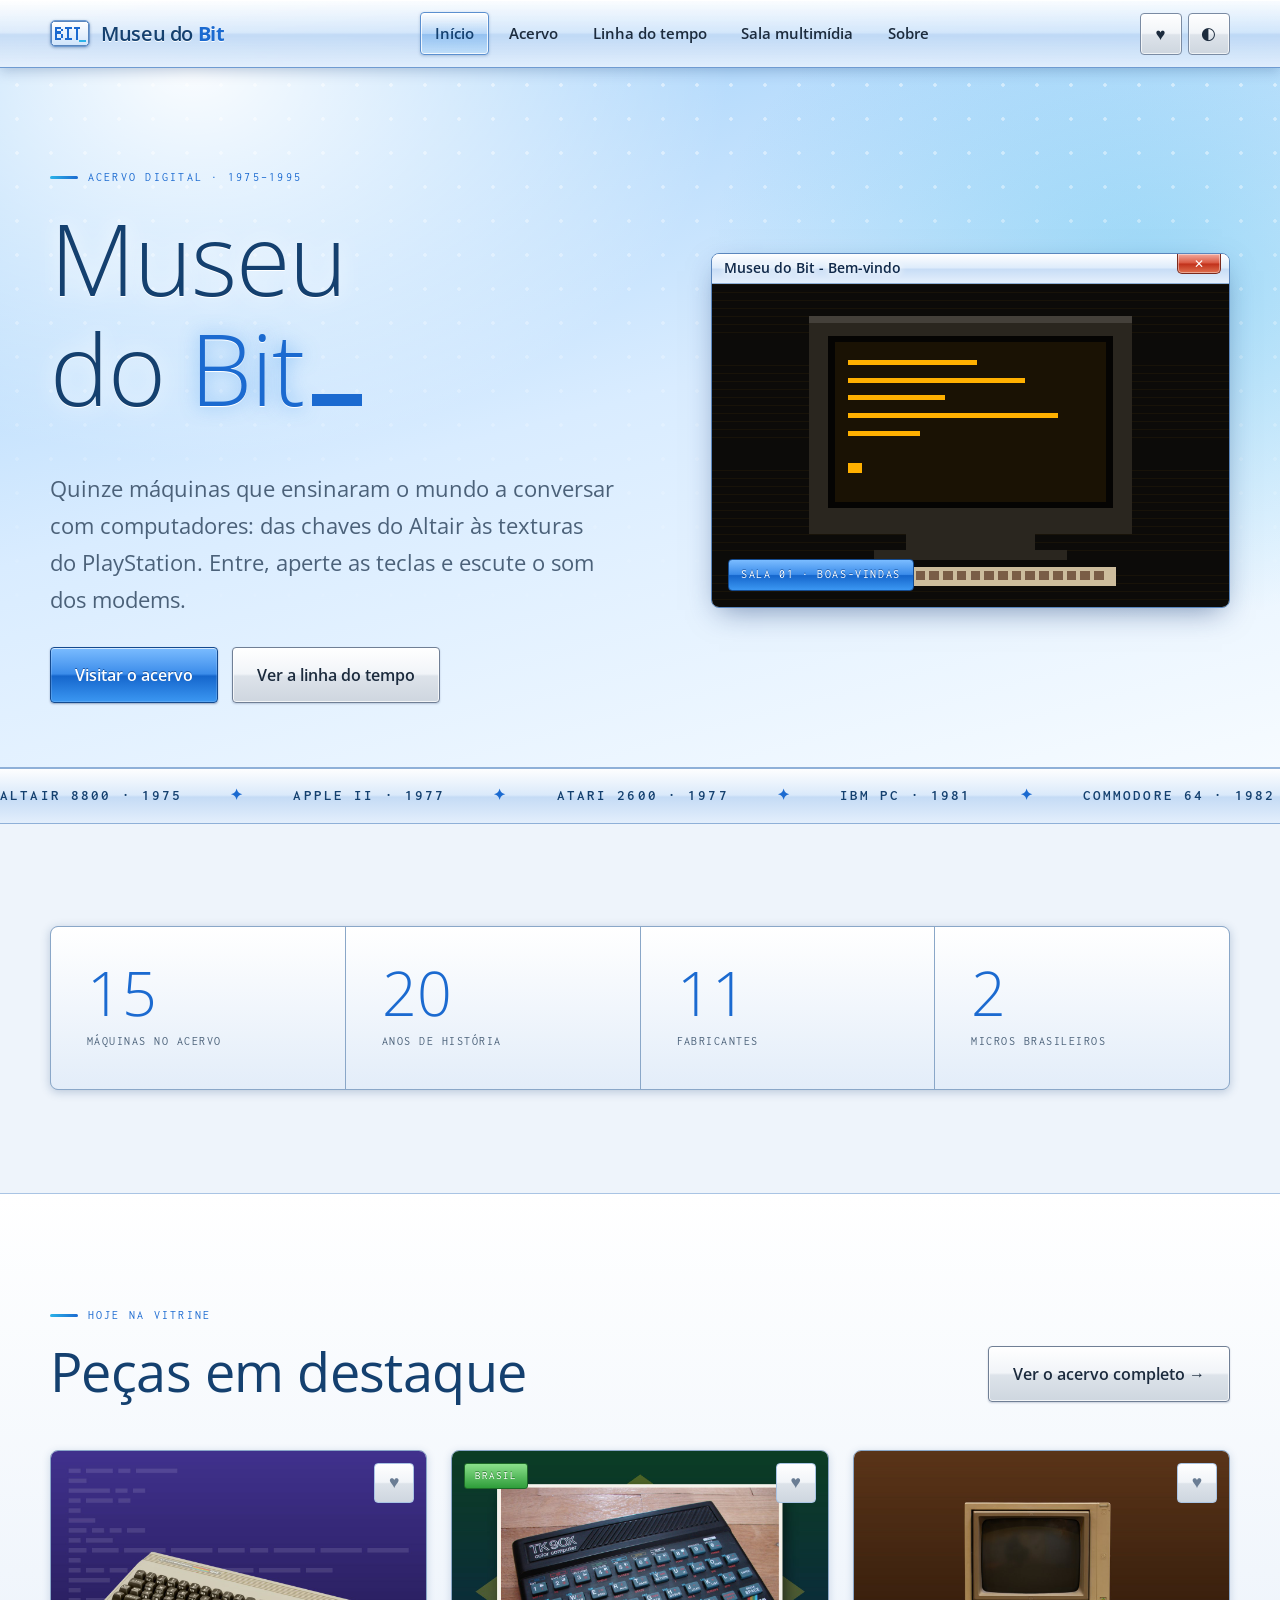
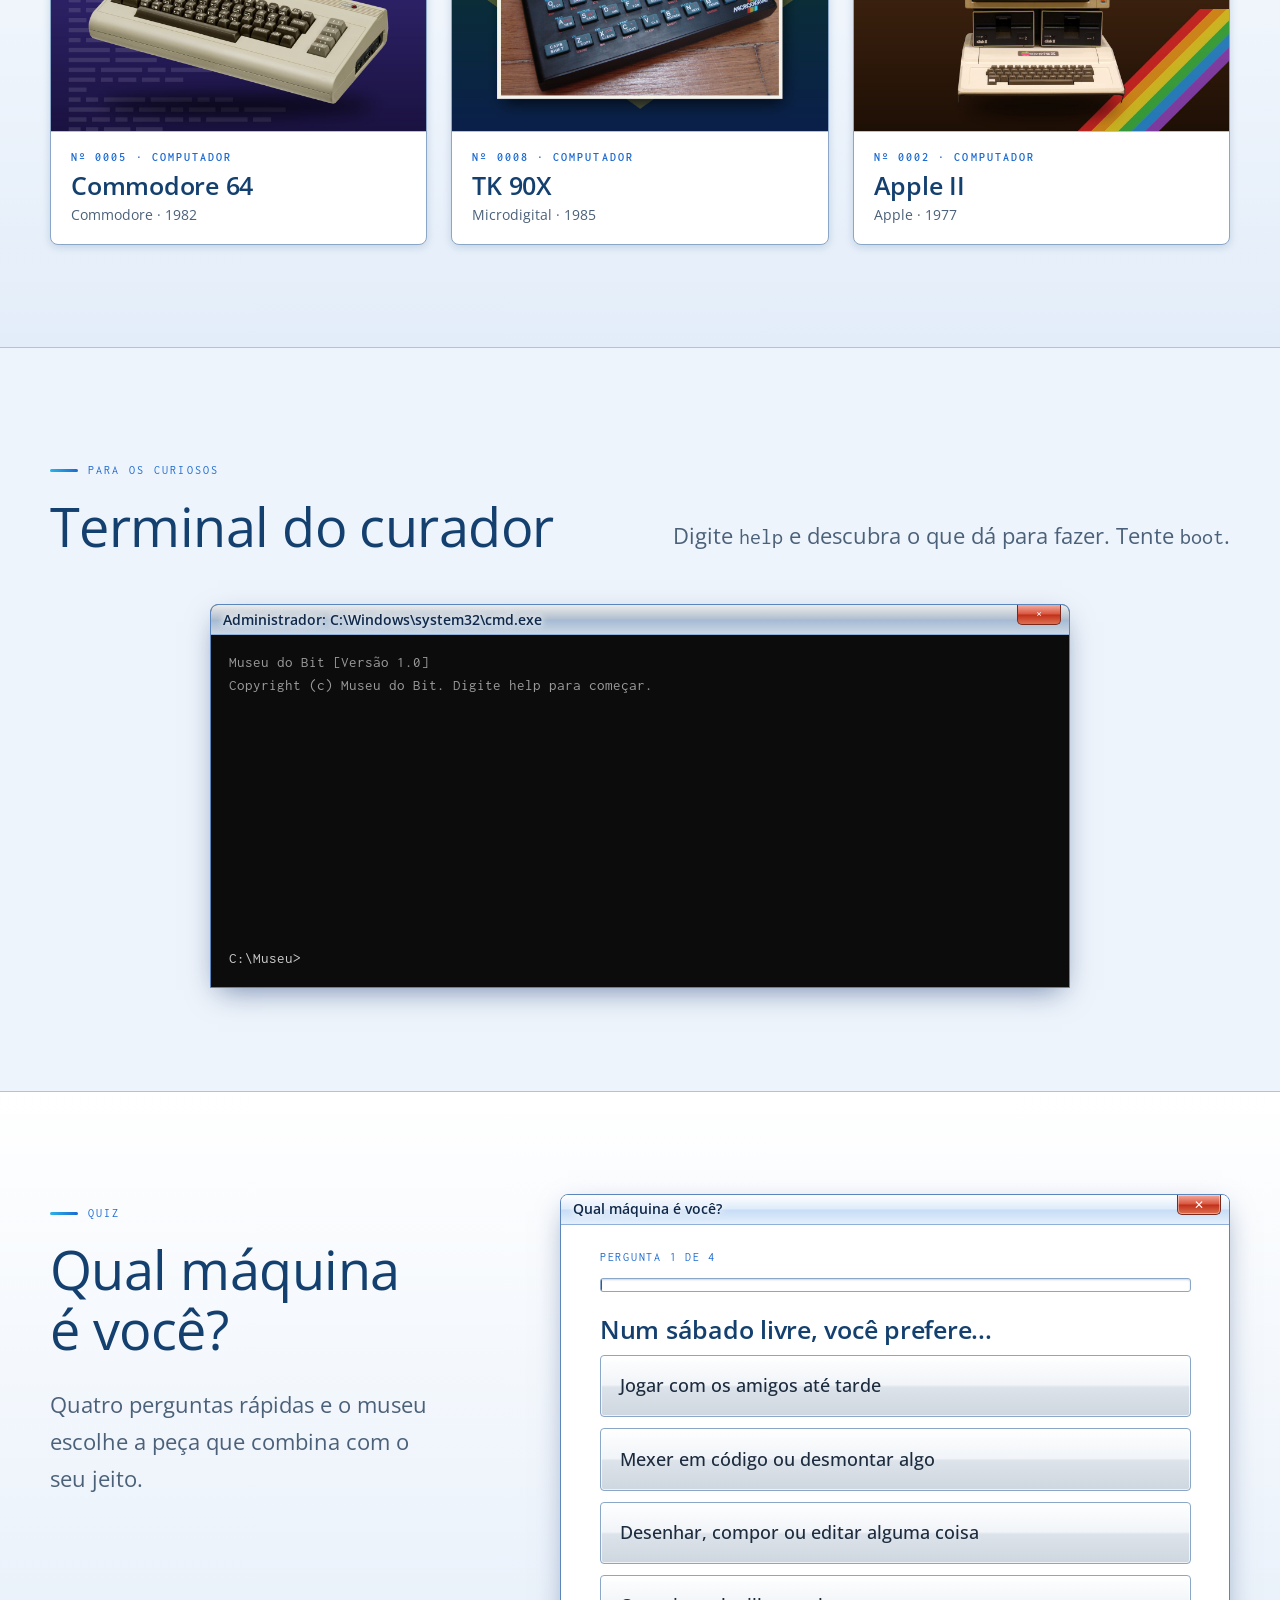
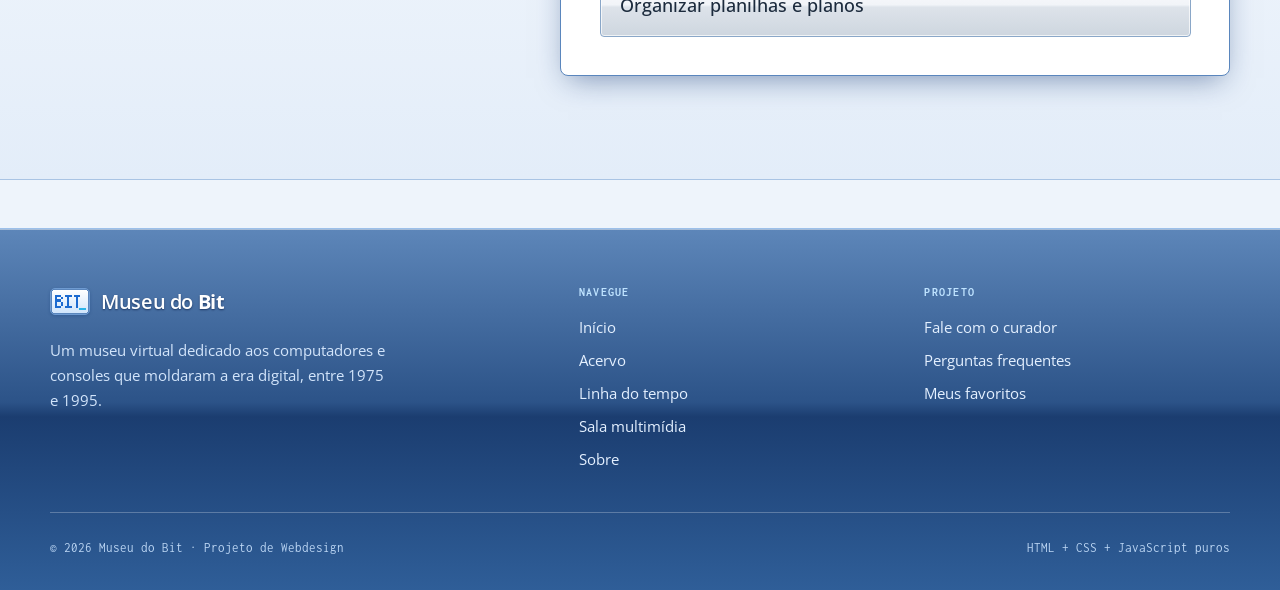
<file: index.html>
<!doctype html>
<html lang="pt-BR" data-tema="claro">
<head>
  <meta charset="utf-8">
  <meta name="viewport" content="width=device-width, initial-scale=1">
  <title>Início · Museu do Bit</title>
  <meta name="description" content="Museu virtual de computadores e consoles clássicos, de 1975 a 1995: acervo, linha do tempo, sons e vídeos.">
  <meta name="theme-color" content="#dbe9f8">
  <meta property="og:title" content="Início · Museu do Bit">
  <meta property="og:description" content="Museu virtual de computadores e consoles clássicos, de 1975 a 1995: acervo, linha do tempo, sons e vídeos.">
  <meta property="og:type" content="website">
  <meta property="og:image" content="https://museu-do-bit.vercel.app/img/maquinas/commodore-64.jpg">
  <meta property="og:image:width" content="1280">
  <meta property="og:image:height" content="960">
  <meta property="og:image:alt" content="Foto de um Commodore 64 sobre fundo azul">
  <link rel="icon" href="img/favicon.svg" type="image/svg+xml">
  <link rel="preconnect" href="https://fonts.googleapis.com">
  <link rel="preconnect" href="https://fonts.gstatic.com" crossorigin>
  <link href="https://fonts.googleapis.com/css2?family=Open+Sans:wght@300;400;600;700&family=Inconsolata:wght@400;600&display=swap" rel="stylesheet">
  <link rel="stylesheet" href="css/style.css">
  <script src="js/data.js" defer></script>
  <script src="js/main.js" defer></script>
  <script src="js/home.js" defer></script>
</head>
<body data-pagina="home">
  <a class="pular" href="#conteudo">Pular para o conteúdo</a>
  <div class="progresso" id="progresso"></div>
  <header class="topo">
    <div class="container topo__barra">
      <a class="marca" href="index.html" aria-label="Museu do Bit, página inicial">
        <img src="img/logo.svg" alt="" width="72" height="48">
        <span>Museu do <b>Bit</b></span>
      </a>
      <nav class="menu" id="menu" aria-label="Principal">
        <a class="menu__link" href="index.html">Início</a>
        <a class="menu__link" href="acervo.html">Acervo</a>
        <a class="menu__link" href="linha-do-tempo.html">Linha do tempo</a>
        <a class="menu__link" href="sala-multimidia.html">Sala multimídia</a>
        <a class="menu__link" href="sobre.html">Sobre</a>
      </nav>
      <div class="topo__acoes">
        <a class="btn-icone" href="acervo.html?favoritos=1" aria-label="Meus favoritos">♥<span class="badge" id="contFav" data-zero="true">0</span></a>
        <button class="btn-icone" id="btnTema" type="button" aria-label="Alternar tema claro e escuro">◐</button>
        <button class="hamburguer" id="btnMenu" type="button" aria-expanded="false" aria-controls="menu" aria-label="Abrir menu"><span></span><span></span><span></span></button>
      </div>
    </div>
  </header>
  <main id="conteudo">
    <section class="hero">
      <div class="container hero__grade">
        <div>
          <span class="rotulo">Acervo digital · 1975–1995</span>
          <h1>Museu do <em>Bit</em><span class="cursor" aria-hidden="true"></span></h1>
          <p class="lead">Quinze máquinas que ensinaram o mundo a conversar com computadores: das chaves do Altair às texturas do PlayStation. Entre, aperte as teclas e escute o som dos modems.</p>
          <div class="hero__acoes">
            <a class="btn" href="acervo.html">Visitar o acervo</a>
            <a class="btn btn--fantasma" href="linha-do-tempo.html">Ver a linha do tempo</a>
          </div>
        </div>
        <figure class="hero__arte janela" data-titulo="Museu do Bit - Bem-vindo" style="margin:0">
          <img src="img/hero-janela.svg" alt="Monitor de fósforo âmbar exibindo linhas de texto e um cursor piscando" width="640" height="400">
          <figcaption class="hero__selo">Sala 01 · Boas-vindas</figcaption>
        </figure>
      </div>
    </section>

    <div class="faixa" aria-hidden="true">
      <div class="faixa__trilho">
        <span>Altair 8800 · 1975</span><span>Apple II · 1977</span><span>Atari 2600 · 1977</span><span>IBM PC · 1981</span><span>Commodore 64 · 1982</span><span>Macintosh · 1984</span><span>NES · 1985</span><span>Amiga 500 · 1987</span><span>Game Boy · 1989</span><span>PlayStation · 1994</span>
        <span>Altair 8800 · 1975</span><span>Apple II · 1977</span><span>Atari 2600 · 1977</span><span>IBM PC · 1981</span><span>Commodore 64 · 1982</span><span>Macintosh · 1984</span><span>NES · 1985</span><span>Amiga 500 · 1987</span><span>Game Boy · 1989</span><span>PlayStation · 1994</span>
      </div>
    </div>

    <section class="secao">
      <div class="container">
        <div class="numeros" data-revelar>
          <div class="numero"><strong data-contar="15">0</strong><span>Máquinas no acervo</span></div>
          <div class="numero"><strong data-contar="20">0</strong><span>Anos de história</span></div>
          <div class="numero"><strong data-contar="11">0</strong><span>Fabricantes</span></div>
          <div class="numero"><strong data-contar="2">0</strong><span>Micros brasileiros</span></div>
        </div>
      </div>
    </section>

    <section class="secao secao--alt">
      <div class="container">
        <div class="cabeca">
          <div>
            <span class="rotulo">Hoje na vitrine</span>
            <h2>Peças em destaque</h2>
          </div>
          <a class="btn btn--fantasma" href="acervo.html">Ver o acervo completo →</a>
        </div>
        <div class="grade-pecas" id="destaques"></div>
        <noscript><p class="sem-js">Este museu usa JavaScript para exibir o acervo. Ative-o no navegador para ver as peças.</p></noscript>
      </div>
    </section>

    <section class="secao">
      <div class="container">
        <div class="cabeca">
          <div>
            <span class="rotulo">Para os curiosos</span>
            <h2>Terminal do curador</h2>
          </div>
          <p class="lead" style="margin:0">Digite <code class="mono">help</code> e descubra o que dá para fazer. Tente <code class="mono">boot</code>.</p>
        </div>
        <div class="terminal" id="terminal" data-revelar>
          <div class="terminal__barra"><span></span><span></span><span></span><b>Administrador: C:\Windows\system32\cmd.exe</b></div>
          <div class="terminal__saida" id="termSaida" role="log" aria-live="polite"></div>
          <form class="terminal__linha" id="termForm">
            <label for="termEntrada" class="terminal__prompt">C:\Museu&gt;</label>
            <input id="termEntrada" autocomplete="off" autocapitalize="off" spellcheck="false" aria-label="Digite um comando do terminal">
          </form>
        </div>
      </div>
    </section>

    <section class="secao secao--alt" id="quiz">
      <div class="container quiz">
        <div class="quiz__intro">
          <span class="rotulo">Quiz</span>
          <h2>Qual máquina é você?</h2>
          <p class="lead">Quatro perguntas rápidas e o museu escolhe a peça que combina com o seu jeito.</p>
        </div>
        <div class="quiz__caixa janela" data-titulo="Qual máquina é você?" id="quizCaixa" aria-live="polite"></div>
      </div>
    </section>

  </main>
  <footer class="rodape">
    <div class="container">
      <div class="rodape__grade">
        <div>
          <a class="marca" href="index.html"><img src="img/logo.svg" alt="" width="72" height="48"><span>Museu do <b>Bit</b></span></a>
          <p style="margin-top:1rem;max-width:42ch">Um museu virtual dedicado aos computadores e consoles que moldaram a era digital, entre 1975 e 1995.</p>
        </div>
        <div>
          <h4>Navegue</h4>
          <ul><li><a href="index.html">Início</a></li><li><a href="acervo.html">Acervo</a></li><li><a href="linha-do-tempo.html">Linha do tempo</a></li><li><a href="sala-multimidia.html">Sala multimídia</a></li><li><a href="sobre.html">Sobre</a></li></ul>
        </div>
        <div>
          <h4>Projeto</h4>
          <ul>
            <li><a href="sobre.html#contato">Fale com o curador</a></li>
            <li><a href="sobre.html#faq">Perguntas frequentes</a></li>
            <li><a href="acervo.html?favoritos=1">Meus favoritos</a></li>
          </ul>
        </div>
      </div>
      <div class="rodape__fim">
        <span>© <span id="anoAtual">2026</span> Museu do Bit · Projeto de Webdesign</span>
        <span>HTML + CSS + JavaScript puros</span>
      </div>
    </div>
  </footer>
  <button class="voltar-topo" id="voltarTopo" type="button" aria-label="Voltar ao topo">↑</button>
  <div class="toast" id="toast" role="status" aria-live="polite"></div>
</body>
</html>
</file>
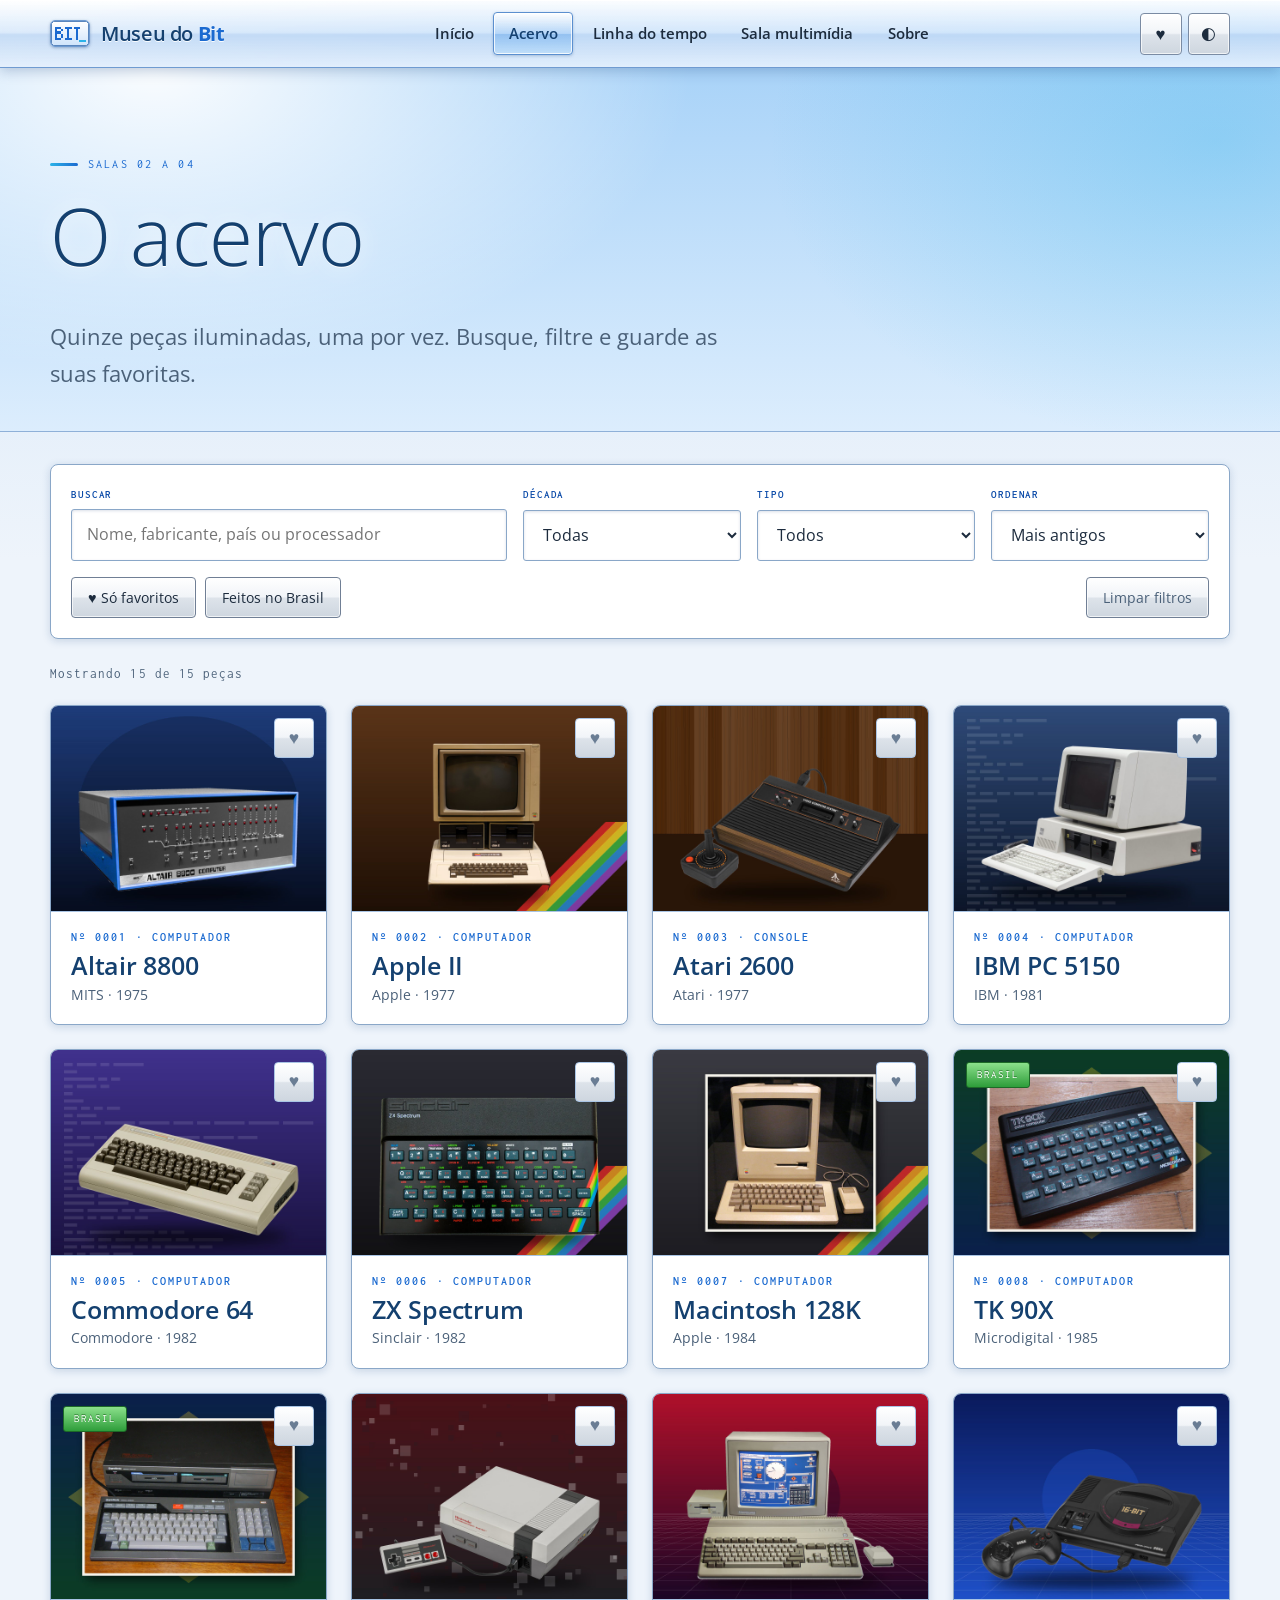
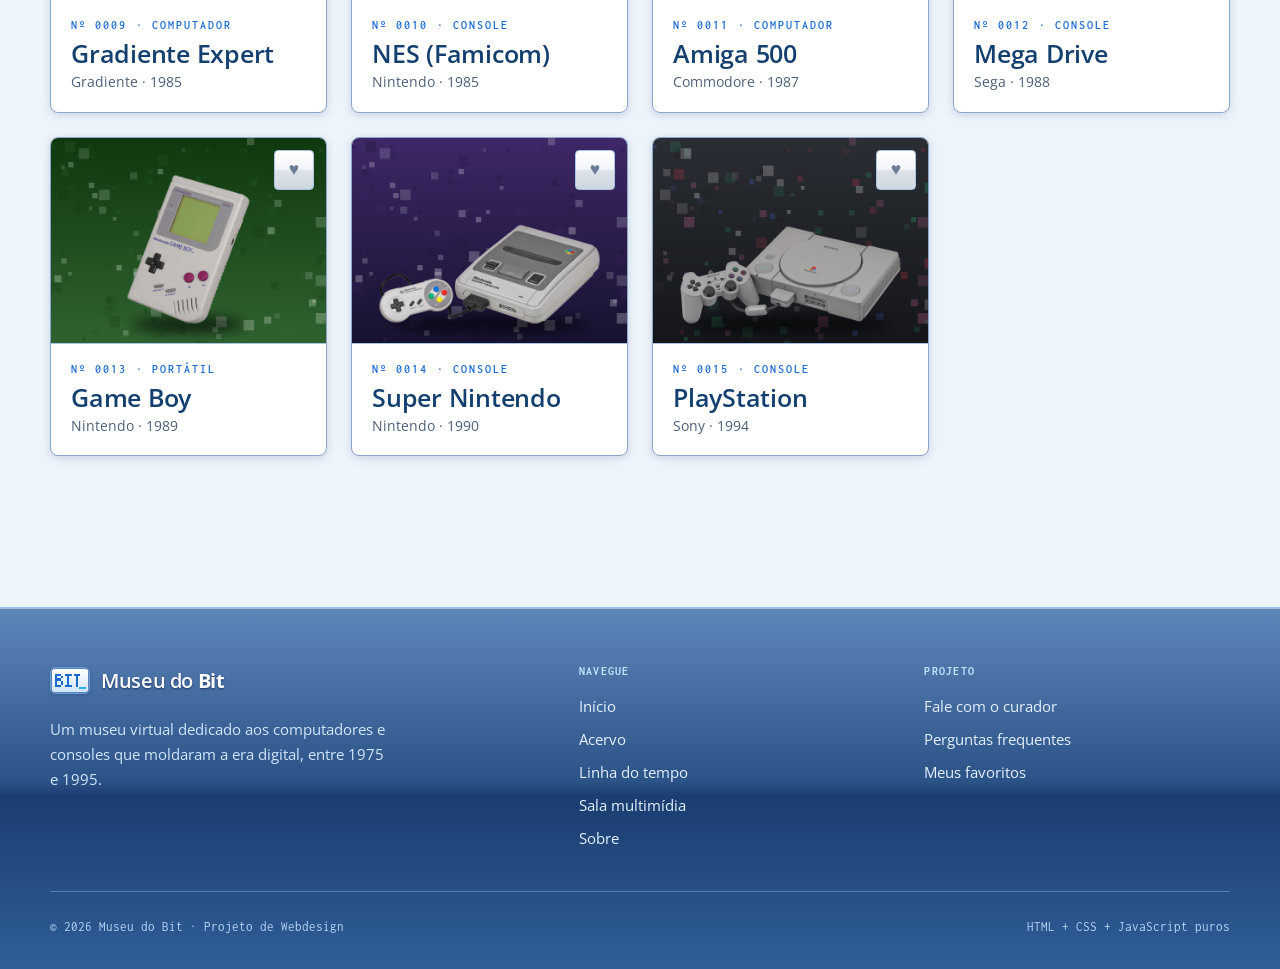
<file: acervo.html>
<!doctype html>
<html lang="pt-BR" data-tema="claro">
<head>
  <meta charset="utf-8">
  <meta name="viewport" content="width=device-width, initial-scale=1">
  <title>Acervo · Museu do Bit</title>
  <meta name="description" content="Explore 15 computadores e consoles clássicos: busque, filtre por década e tipo e guarde suas favoritas.">
  <meta name="theme-color" content="#dbe9f8">
  <meta property="og:title" content="Acervo · Museu do Bit">
  <meta property="og:description" content="Explore 15 computadores e consoles clássicos: busque, filtre por década e tipo e guarde suas favoritas.">
  <meta property="og:type" content="website">
  <meta property="og:image" content="https://museu-do-bit.vercel.app/img/maquinas/commodore-64.jpg">
  <meta property="og:image:width" content="1280">
  <meta property="og:image:height" content="960">
  <meta property="og:image:alt" content="Foto de um Commodore 64 sobre fundo azul">
  <link rel="icon" href="img/favicon.svg" type="image/svg+xml">
  <link rel="preconnect" href="https://fonts.googleapis.com">
  <link rel="preconnect" href="https://fonts.gstatic.com" crossorigin>
  <link href="https://fonts.googleapis.com/css2?family=Open+Sans:wght@300;400;600;700&family=Inconsolata:wght@400;600&display=swap" rel="stylesheet">
  <link rel="stylesheet" href="css/style.css">
  <script src="js/data.js" defer></script>
  <script src="js/main.js" defer></script>
  <script src="js/acervo.js" defer></script>
</head>
<body data-pagina="acervo">
  <a class="pular" href="#conteudo">Pular para o conteúdo</a>
  <div class="progresso" id="progresso"></div>
  <header class="topo">
    <div class="container topo__barra">
      <a class="marca" href="index.html" aria-label="Museu do Bit, página inicial">
        <img src="img/logo.svg" alt="" width="72" height="48">
        <span>Museu do <b>Bit</b></span>
      </a>
      <nav class="menu" id="menu" aria-label="Principal">
        <a class="menu__link" href="index.html">Início</a>
        <a class="menu__link" href="acervo.html">Acervo</a>
        <a class="menu__link" href="linha-do-tempo.html">Linha do tempo</a>
        <a class="menu__link" href="sala-multimidia.html">Sala multimídia</a>
        <a class="menu__link" href="sobre.html">Sobre</a>
      </nav>
      <div class="topo__acoes">
        <a class="btn-icone" href="acervo.html?favoritos=1" aria-label="Meus favoritos">♥<span class="badge" id="contFav" data-zero="true">0</span></a>
        <button class="btn-icone" id="btnTema" type="button" aria-label="Alternar tema claro e escuro">◐</button>
        <button class="hamburguer" id="btnMenu" type="button" aria-expanded="false" aria-controls="menu" aria-label="Abrir menu"><span></span><span></span><span></span></button>
      </div>
    </div>
  </header>
  <main id="conteudo">
    <section class="pagina-topo">
      <div class="container">
        <span class="rotulo">Salas 02 a 04</span>
        <h1>O acervo</h1>
        <p class="lead">Quinze peças iluminadas, uma por vez. Busque, filtre e guarde as suas favoritas.</p>
      </div>
    </section>

    <section class="secao" style="padding-top:2rem">
      <div class="container">
        <form class="filtros" role="search" aria-label="Filtrar o acervo" onsubmit="return false">
          <div class="campo campo--busca">
            <label for="busca">Buscar</label>
            <input id="busca" type="search" placeholder="Nome, fabricante, país ou processador" autocomplete="off">
          </div>
          <div class="campo">
            <label for="fDecada">Década</label>
            <select id="fDecada">
              <option value="">Todas</option>
              <option value="1970">Anos 70</option>
              <option value="1980">Anos 80</option>
              <option value="1990">Anos 90</option>
            </select>
          </div>
          <div class="campo">
            <label for="fTipo">Tipo</label>
            <select id="fTipo">
              <option value="">Todos</option>
              <option value="computador">Computadores</option>
              <option value="console">Consoles</option>
              <option value="portatil">Portáteis</option>
            </select>
          </div>
          <div class="campo">
            <label for="fOrdem">Ordenar</label>
            <select id="fOrdem">
              <option value="ano-asc">Mais antigos</option>
              <option value="ano-desc">Mais recentes</option>
              <option value="nome">Nome (A–Z)</option>
            </select>
          </div>
          <div class="filtros__chips">
            <button class="chip-btn" id="fFav" type="button" aria-pressed="false">♥ Só favoritos</button>
            <button class="chip-btn" id="fBr" type="button" aria-pressed="false">Feitos no Brasil</button>
            <button class="chip-btn chip-btn--limpar" id="fLimpar" type="button">Limpar filtros</button>
          </div>
        </form>

        <p class="contagem mono" id="contagem" aria-live="polite"></p>

        <div class="grade-pecas" id="grade"></div>
        <noscript><p class="sem-js">Este museu usa JavaScript para exibir o acervo. Ative-o no navegador para ver as peças.</p></noscript>

        <div class="vazio" id="vazio" hidden>
          <img src="img/maquinas/atari-2600.svg" alt="" width="160" height="120">
          <h2>Vitrine vazia</h2>
          <p>Nenhuma peça combina com esses filtros. Que tal limpar a busca?</p>
        </div>
      </div>
    </section>

  </main>
  <footer class="rodape">
    <div class="container">
      <div class="rodape__grade">
        <div>
          <a class="marca" href="index.html"><img src="img/logo.svg" alt="" width="72" height="48"><span>Museu do <b>Bit</b></span></a>
          <p style="margin-top:1rem;max-width:42ch">Um museu virtual dedicado aos computadores e consoles que moldaram a era digital, entre 1975 e 1995.</p>
        </div>
        <div>
          <h4>Navegue</h4>
          <ul><li><a href="index.html">Início</a></li><li><a href="acervo.html">Acervo</a></li><li><a href="linha-do-tempo.html">Linha do tempo</a></li><li><a href="sala-multimidia.html">Sala multimídia</a></li><li><a href="sobre.html">Sobre</a></li></ul>
        </div>
        <div>
          <h4>Projeto</h4>
          <ul>
            <li><a href="sobre.html#contato">Fale com o curador</a></li>
            <li><a href="sobre.html#faq">Perguntas frequentes</a></li>
            <li><a href="acervo.html?favoritos=1">Meus favoritos</a></li>
          </ul>
        </div>
      </div>
      <div class="rodape__fim">
        <span>© <span id="anoAtual">2026</span> Museu do Bit · Projeto de Webdesign</span>
        <span>HTML + CSS + JavaScript puros</span>
      </div>
    </div>
  </footer>
  <button class="voltar-topo" id="voltarTopo" type="button" aria-label="Voltar ao topo">↑</button>
  <div class="toast" id="toast" role="status" aria-live="polite"></div>
</body>
</html>
</file>
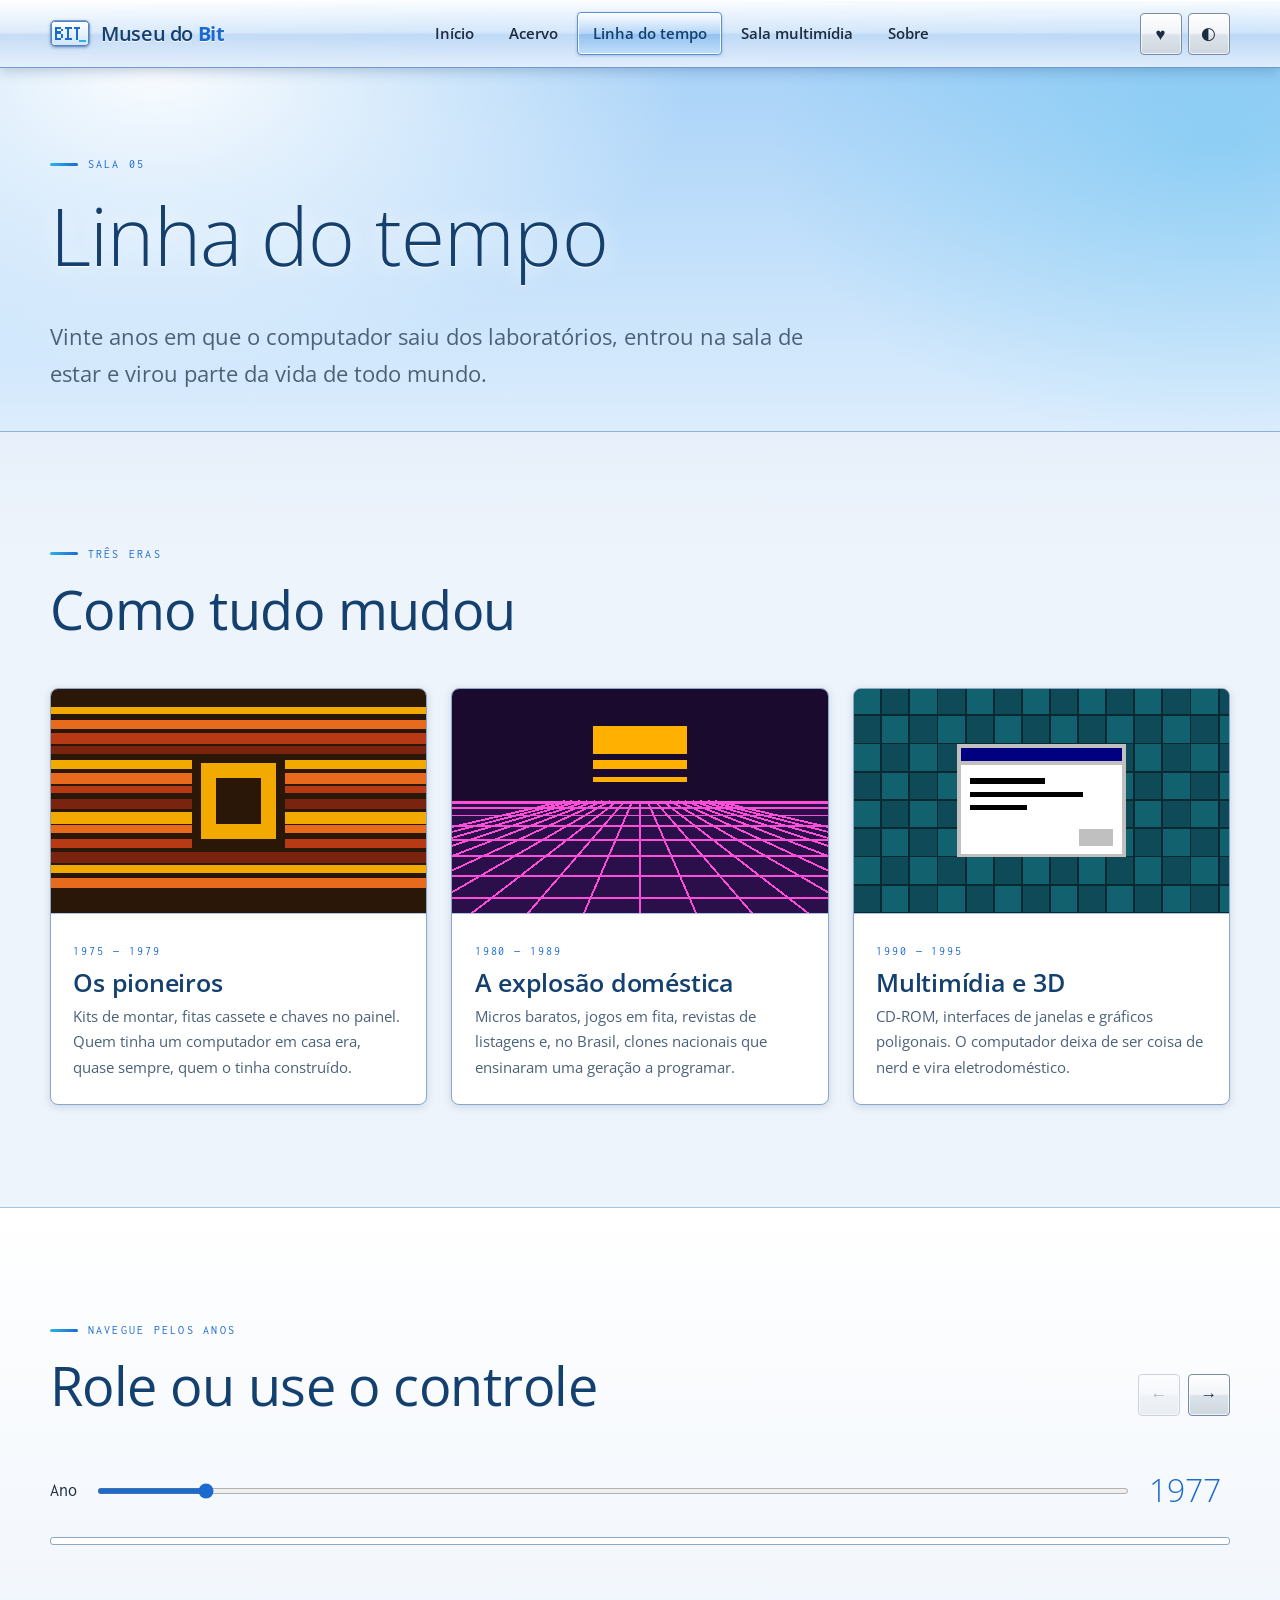
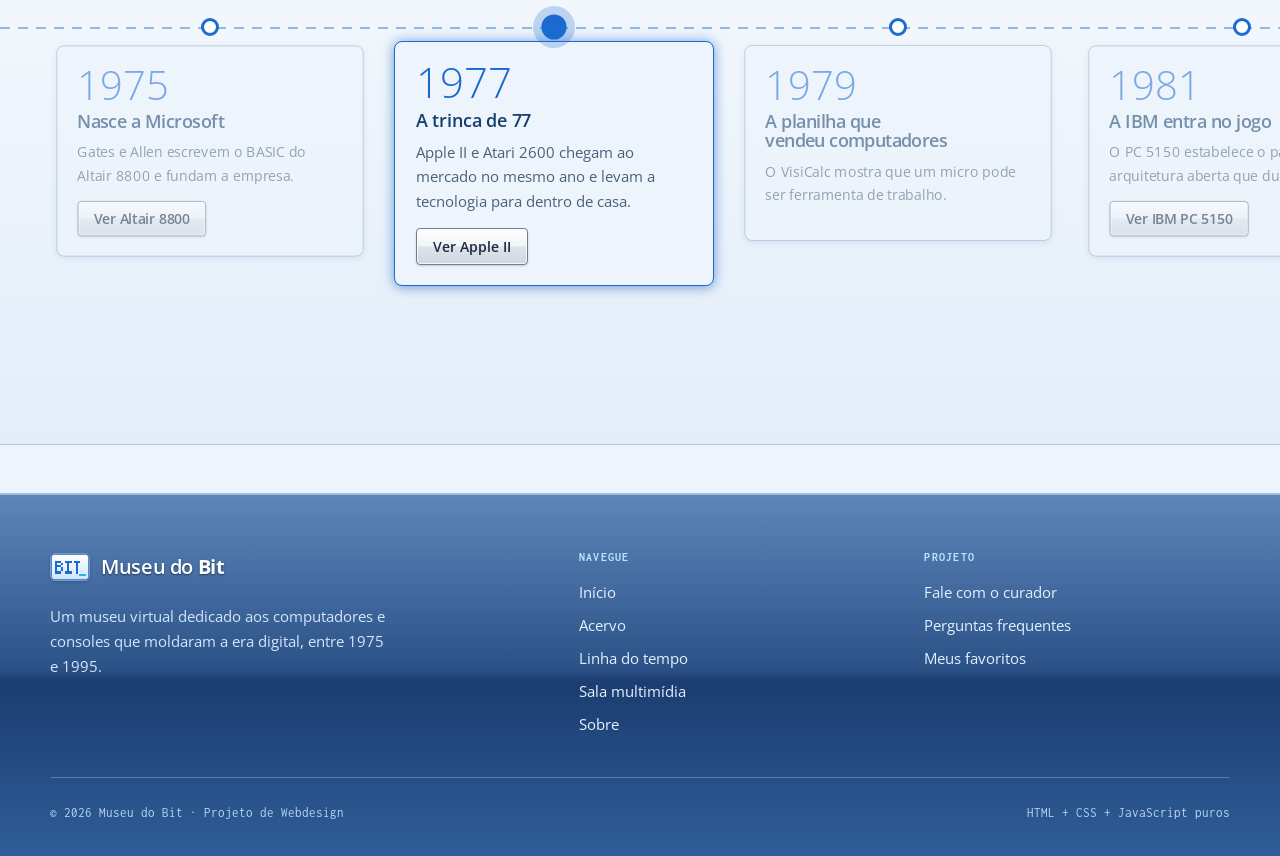
<file: linha-do-tempo.html>
<!doctype html>
<html lang="pt-BR" data-tema="claro">
<head>
  <meta charset="utf-8">
  <meta name="viewport" content="width=device-width, initial-scale=1">
  <title>Linha do tempo · Museu do Bit</title>
  <meta name="description" content="Vinte anos de história dos computadores e consoles, de 1975 a 1995, com eras ilustradas e navegação por ano.">
  <meta name="theme-color" content="#dbe9f8">
  <meta property="og:title" content="Linha do tempo · Museu do Bit">
  <meta property="og:description" content="Vinte anos de história dos computadores e consoles, de 1975 a 1995, com eras ilustradas e navegação por ano.">
  <meta property="og:type" content="website">
  <meta property="og:image" content="https://museu-do-bit.vercel.app/img/maquinas/commodore-64.jpg">
  <meta property="og:image:width" content="1280">
  <meta property="og:image:height" content="960">
  <meta property="og:image:alt" content="Foto de um Commodore 64 sobre fundo azul">
  <link rel="icon" href="img/favicon.svg" type="image/svg+xml">
  <link rel="preconnect" href="https://fonts.googleapis.com">
  <link rel="preconnect" href="https://fonts.gstatic.com" crossorigin>
  <link href="https://fonts.googleapis.com/css2?family=Open+Sans:wght@300;400;600;700&family=Inconsolata:wght@400;600&display=swap" rel="stylesheet">
  <link rel="stylesheet" href="css/style.css">
  <script src="js/data.js" defer></script>
  <script src="js/main.js" defer></script>
  <script src="js/timeline.js" defer></script>
</head>
<body data-pagina="linha">
  <a class="pular" href="#conteudo">Pular para o conteúdo</a>
  <div class="progresso" id="progresso"></div>
  <header class="topo">
    <div class="container topo__barra">
      <a class="marca" href="index.html" aria-label="Museu do Bit, página inicial">
        <img src="img/logo.svg" alt="" width="72" height="48">
        <span>Museu do <b>Bit</b></span>
      </a>
      <nav class="menu" id="menu" aria-label="Principal">
        <a class="menu__link" href="index.html">Início</a>
        <a class="menu__link" href="acervo.html">Acervo</a>
        <a class="menu__link" href="linha-do-tempo.html">Linha do tempo</a>
        <a class="menu__link" href="sala-multimidia.html">Sala multimídia</a>
        <a class="menu__link" href="sobre.html">Sobre</a>
      </nav>
      <div class="topo__acoes">
        <a class="btn-icone" href="acervo.html?favoritos=1" aria-label="Meus favoritos">♥<span class="badge" id="contFav" data-zero="true">0</span></a>
        <button class="btn-icone" id="btnTema" type="button" aria-label="Alternar tema claro e escuro">◐</button>
        <button class="hamburguer" id="btnMenu" type="button" aria-expanded="false" aria-controls="menu" aria-label="Abrir menu"><span></span><span></span><span></span></button>
      </div>
    </div>
  </header>
  <main id="conteudo">
    <section class="pagina-topo">
      <div class="container">
        <span class="rotulo">Sala 05</span>
        <h1>Linha do tempo</h1>
        <p class="lead">Vinte anos em que o computador saiu dos laboratórios, entrou na sala de estar e virou parte da vida de todo mundo.</p>
      </div>
    </section>

    <section class="secao">
      <div class="container">
        <div class="cabeca">
          <div>
            <span class="rotulo">Três eras</span>
            <h2>Como tudo mudou</h2>
          </div>
        </div>
        <div class="eras">
          <article class="era" data-revelar>
            <img src="img/eras/era-70.svg" alt="Ilustração em pixel art de um sol laranja listrado, típica dos anos 70" width="400" height="240" loading="lazy">
            <div class="era__texto">
              <span class="era__anos">1975 — 1979</span>
              <h3>Os pioneiros</h3>
              <p>Kits de montar, fitas cassete e chaves no painel. Quem tinha um computador em casa era, quase sempre, quem o tinha construído.</p>
            </div>
          </article>
          <article class="era" data-revelar>
            <img src="img/eras/era-80.svg" alt="Ilustração em pixel art de um sol amarelo sobre uma grade rosa, típica dos anos 80" width="400" height="240" loading="lazy">
            <div class="era__texto">
              <span class="era__anos">1980 — 1989</span>
              <h3>A explosão doméstica</h3>
              <p>Micros baratos, jogos em fita, revistas de listagens e, no Brasil, clones nacionais que ensinaram uma geração a programar.</p>
            </div>
          </article>
          <article class="era" data-revelar>
            <img src="img/eras/era-90.svg" alt="Ilustração em pixel art de uma janela de sistema sobre azulejos azul-petróleo, típica dos anos 90" width="400" height="240" loading="lazy">
            <div class="era__texto">
              <span class="era__anos">1990 — 1995</span>
              <h3>Multimídia e 3D</h3>
              <p>CD-ROM, interfaces de janelas e gráficos poligonais. O computador deixa de ser coisa de nerd e vira eletrodoméstico.</p>
            </div>
          </article>
        </div>
      </div>
    </section>

    <section class="secao secao--alt">
      <div class="container">
        <div class="cabeca">
          <div>
            <span class="rotulo">Navegue pelos anos</span>
            <h2>Role ou use o controle</h2>
          </div>
          <div class="linha__nav">
            <button class="btn-icone" id="linhaAnt" type="button" aria-label="Evento anterior">←</button>
            <button class="btn-icone" id="linhaProx" type="button" aria-label="Próximo evento">→</button>
          </div>
        </div>

        <div class="controle-ano">
          <label for="sliderAno" class="mono">Ano</label>
          <input id="sliderAno" type="range" step="1" value="1975" aria-describedby="anoSaida">
          <output id="anoSaida" class="controle-ano__saida" for="sliderAno">1975</output>
        </div>

        <div class="linha__progresso" aria-hidden="true"><span id="linhaBarra"></span></div>
      </div>

      <ol class="linha__trilho" id="trilho" tabindex="0" aria-label="Eventos da história dos computadores, de 1975 a 1995"></ol>
    </section>

  </main>
  <footer class="rodape">
    <div class="container">
      <div class="rodape__grade">
        <div>
          <a class="marca" href="index.html"><img src="img/logo.svg" alt="" width="72" height="48"><span>Museu do <b>Bit</b></span></a>
          <p style="margin-top:1rem;max-width:42ch">Um museu virtual dedicado aos computadores e consoles que moldaram a era digital, entre 1975 e 1995.</p>
        </div>
        <div>
          <h4>Navegue</h4>
          <ul><li><a href="index.html">Início</a></li><li><a href="acervo.html">Acervo</a></li><li><a href="linha-do-tempo.html">Linha do tempo</a></li><li><a href="sala-multimidia.html">Sala multimídia</a></li><li><a href="sobre.html">Sobre</a></li></ul>
        </div>
        <div>
          <h4>Projeto</h4>
          <ul>
            <li><a href="sobre.html#contato">Fale com o curador</a></li>
            <li><a href="sobre.html#faq">Perguntas frequentes</a></li>
            <li><a href="acervo.html?favoritos=1">Meus favoritos</a></li>
          </ul>
        </div>
      </div>
      <div class="rodape__fim">
        <span>© <span id="anoAtual">2026</span> Museu do Bit · Projeto de Webdesign</span>
        <span>HTML + CSS + JavaScript puros</span>
      </div>
    </div>
  </footer>
  <button class="voltar-topo" id="voltarTopo" type="button" aria-label="Voltar ao topo">↑</button>
  <div class="toast" id="toast" role="status" aria-live="polite"></div>
</body>
</html>
</file>
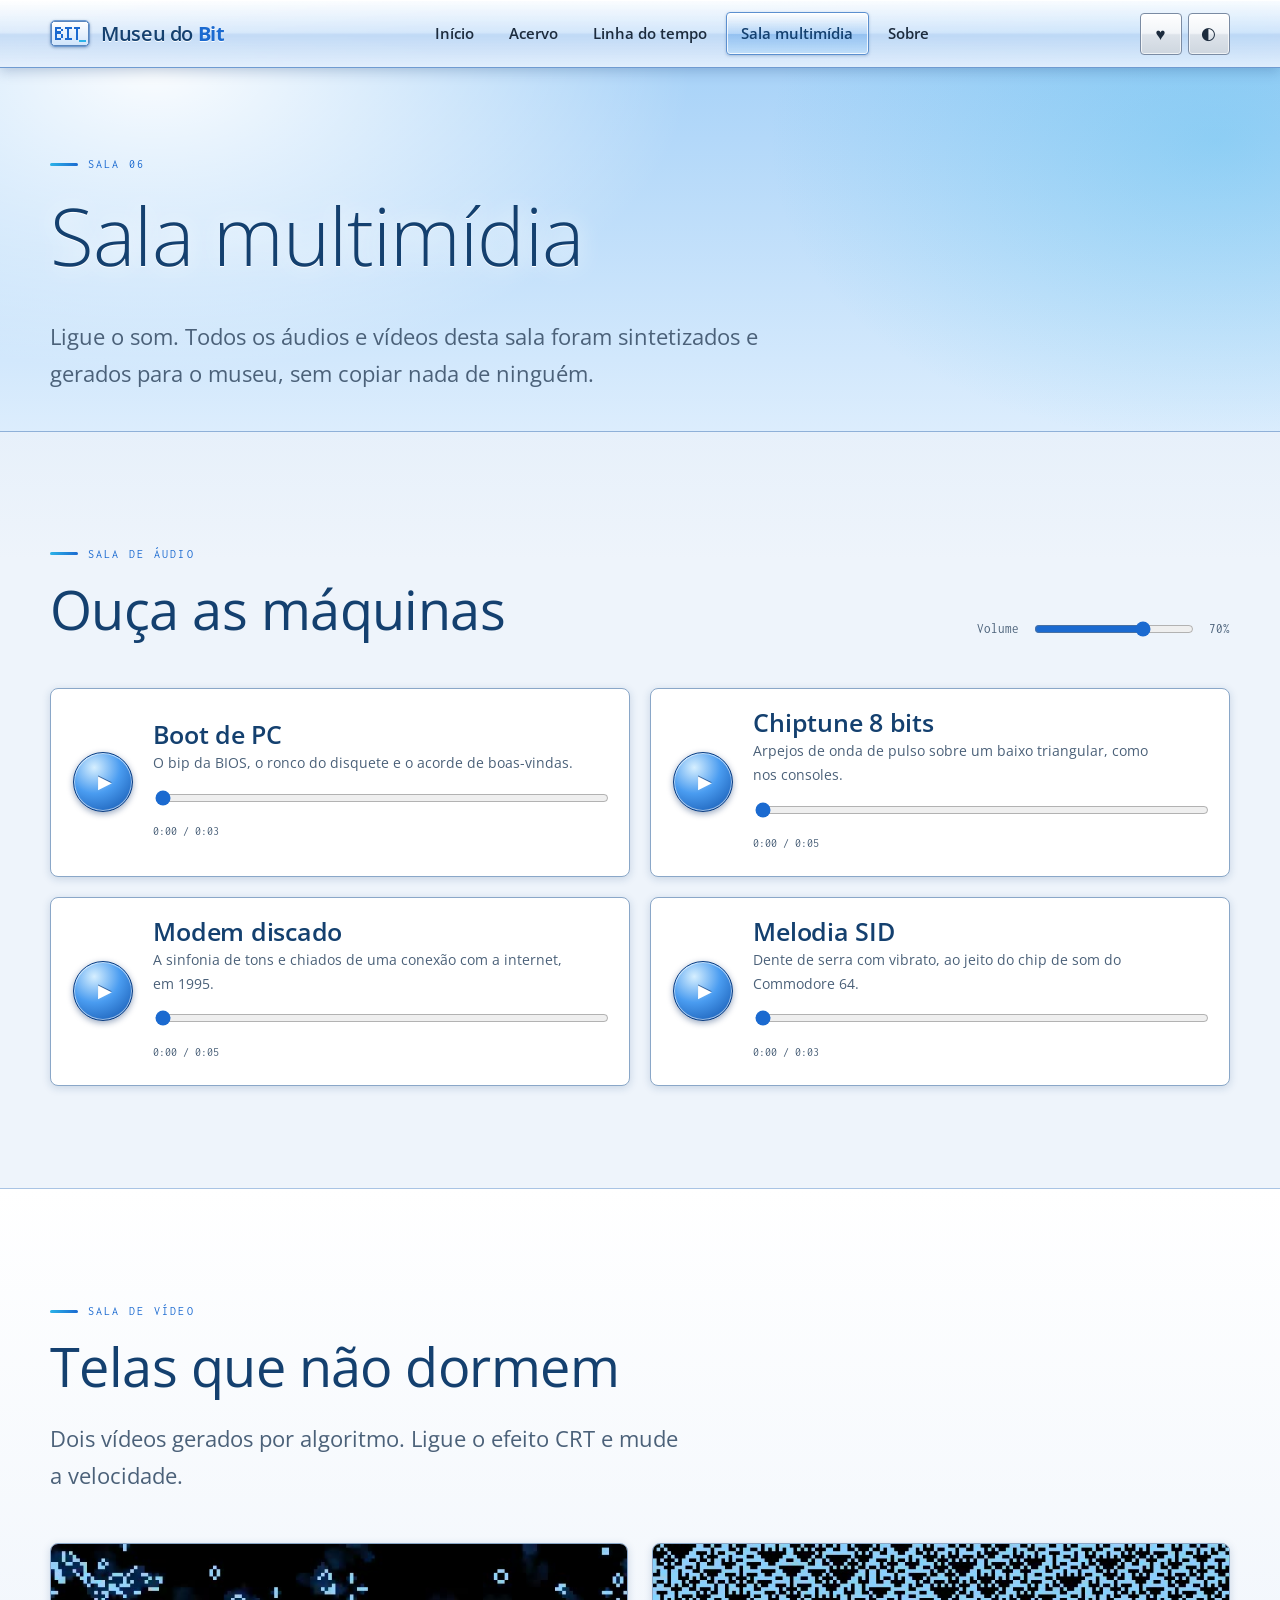
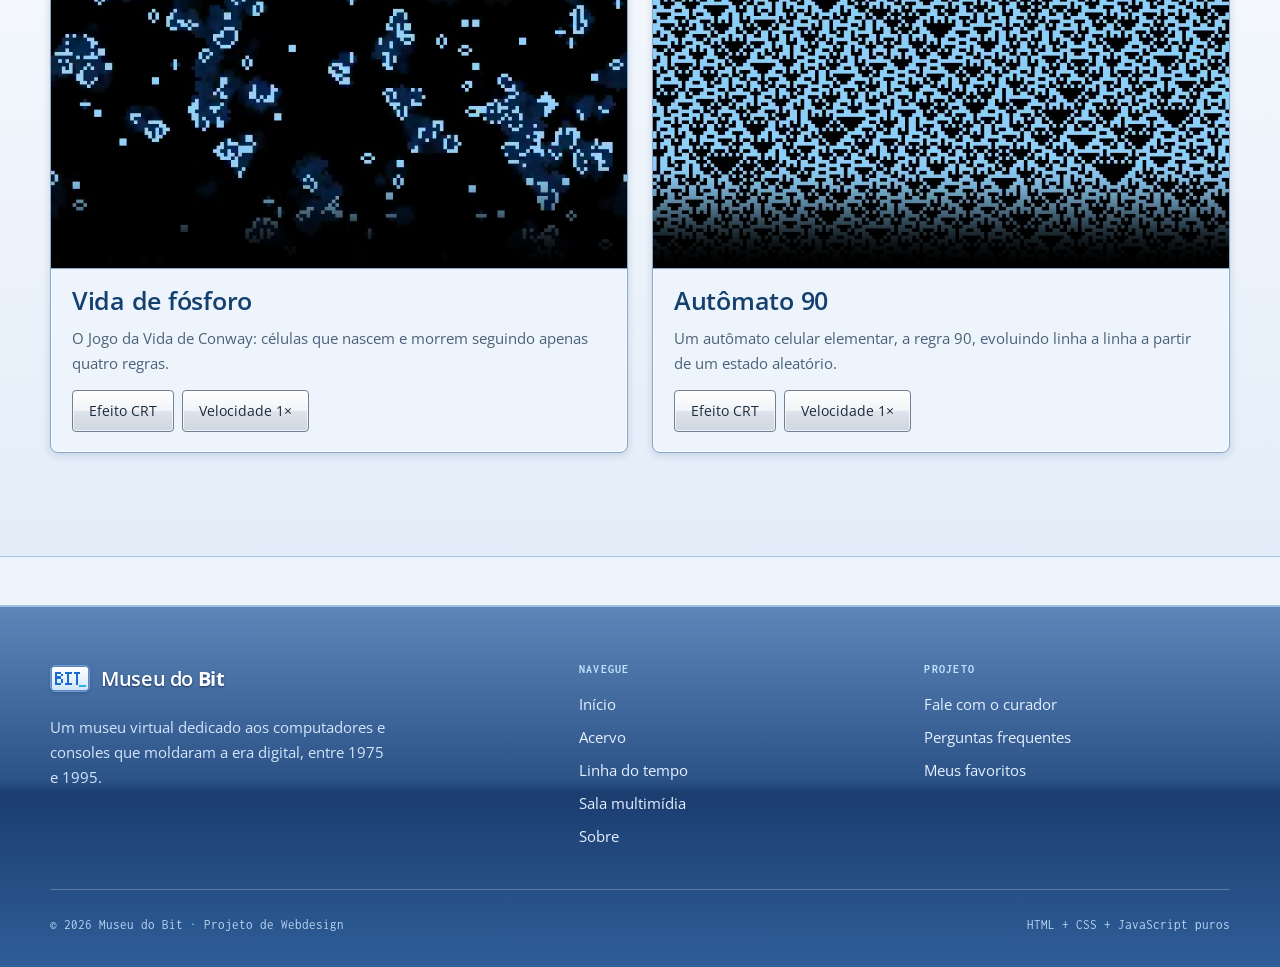
<file: sala-multimidia.html>
<!doctype html>
<html lang="pt-BR" data-tema="claro">
<head>
  <meta charset="utf-8">
  <meta name="viewport" content="width=device-width, initial-scale=1">
  <title>Sala multimídia · Museu do Bit</title>
  <meta name="description" content="Players de áudio e vídeos com efeito CRT: sons sintetizados e vídeos gerados por algoritmo.">
  <meta name="theme-color" content="#dbe9f8">
  <meta property="og:title" content="Sala multimídia · Museu do Bit">
  <meta property="og:description" content="Players de áudio e vídeos com efeito CRT: sons sintetizados e vídeos gerados por algoritmo.">
  <meta property="og:type" content="website">
  <meta property="og:image" content="https://museu-do-bit.vercel.app/img/maquinas/commodore-64.jpg">
  <meta property="og:image:width" content="1280">
  <meta property="og:image:height" content="960">
  <meta property="og:image:alt" content="Foto de um Commodore 64 sobre fundo azul">
  <link rel="icon" href="img/favicon.svg" type="image/svg+xml">
  <link rel="preconnect" href="https://fonts.googleapis.com">
  <link rel="preconnect" href="https://fonts.gstatic.com" crossorigin>
  <link href="https://fonts.googleapis.com/css2?family=Open+Sans:wght@300;400;600;700&family=Inconsolata:wght@400;600&display=swap" rel="stylesheet">
  <link rel="stylesheet" href="css/style.css">
  <script src="js/data.js" defer></script>
  <script src="js/main.js" defer></script>
  <script src="js/midia.js" defer></script>
</head>
<body data-pagina="multimidia">
  <a class="pular" href="#conteudo">Pular para o conteúdo</a>
  <div class="progresso" id="progresso"></div>
  <header class="topo">
    <div class="container topo__barra">
      <a class="marca" href="index.html" aria-label="Museu do Bit, página inicial">
        <img src="img/logo.svg" alt="" width="72" height="48">
        <span>Museu do <b>Bit</b></span>
      </a>
      <nav class="menu" id="menu" aria-label="Principal">
        <a class="menu__link" href="index.html">Início</a>
        <a class="menu__link" href="acervo.html">Acervo</a>
        <a class="menu__link" href="linha-do-tempo.html">Linha do tempo</a>
        <a class="menu__link" href="sala-multimidia.html">Sala multimídia</a>
        <a class="menu__link" href="sobre.html">Sobre</a>
      </nav>
      <div class="topo__acoes">
        <a class="btn-icone" href="acervo.html?favoritos=1" aria-label="Meus favoritos">♥<span class="badge" id="contFav" data-zero="true">0</span></a>
        <button class="btn-icone" id="btnTema" type="button" aria-label="Alternar tema claro e escuro">◐</button>
        <button class="hamburguer" id="btnMenu" type="button" aria-expanded="false" aria-controls="menu" aria-label="Abrir menu"><span></span><span></span><span></span></button>
      </div>
    </div>
  </header>
  <main id="conteudo">
    <section class="pagina-topo">
      <div class="container">
        <span class="rotulo">Sala 06</span>
        <h1>Sala multimídia</h1>
        <p class="lead">Ligue o som. Todos os áudios e vídeos desta sala foram sintetizados e gerados para o museu, sem copiar nada de ninguém.</p>
      </div>
    </section>

    <section class="secao">
      <div class="container">
        <div class="cabeca">
          <div>
            <span class="rotulo">Sala de áudio</span>
            <h2>Ouça as máquinas</h2>
          </div>
          <div class="volume">
            <label for="volume" class="mono">Volume</label>
            <input id="volume" type="range" min="0" max="100" value="70">
            <output id="volumeSaida" for="volume" class="mono">70%</output>
          </div>
        </div>

        <div class="sons">
          <article class="som" data-titulo="Boot de PC" data-revelar>
            <button class="som__tocar" type="button" aria-label="Tocar Boot de PC">▶</button>
            <div class="som__corpo">
              <h3>Boot de PC</h3>
              <p>O bip da BIOS, o ronco do disquete e o acorde de boas-vindas.</p>
              <input class="som__prog" type="range" min="0" max="100" value="0" step="0.1" aria-label="Posição de Boot de PC">
              <span class="som__tempo mono">0:00 / 0:03</span>
            </div>
            <audio preload="metadata" src="audio/boot-pc.mp3"></audio>
          </article>

          <article class="som" data-titulo="Chiptune 8 bits" data-revelar>
            <button class="som__tocar" type="button" aria-label="Tocar Chiptune 8 bits">▶</button>
            <div class="som__corpo">
              <h3>Chiptune 8 bits</h3>
              <p>Arpejos de onda de pulso sobre um baixo triangular, como nos consoles.</p>
              <input class="som__prog" type="range" min="0" max="100" value="0" step="0.1" aria-label="Posição de Chiptune 8 bits">
              <span class="som__tempo mono">0:00 / 0:05</span>
            </div>
            <audio preload="metadata" src="audio/chiptune-8bit.mp3"></audio>
          </article>

          <article class="som" data-titulo="Modem discado" data-revelar>
            <button class="som__tocar" type="button" aria-label="Tocar Modem discado">▶</button>
            <div class="som__corpo">
              <h3>Modem discado</h3>
              <p>A sinfonia de tons e chiados de uma conexão com a internet, em 1995.</p>
              <input class="som__prog" type="range" min="0" max="100" value="0" step="0.1" aria-label="Posição de Modem discado">
              <span class="som__tempo mono">0:00 / 0:05</span>
            </div>
            <audio preload="metadata" src="audio/modem-discado.mp3"></audio>
          </article>

          <article class="som" data-titulo="Melodia SID" data-revelar>
            <button class="som__tocar" type="button" aria-label="Tocar Melodia SID">▶</button>
            <div class="som__corpo">
              <h3>Melodia SID</h3>
              <p>Dente de serra com vibrato, ao jeito do chip de som do Commodore 64.</p>
              <input class="som__prog" type="range" min="0" max="100" value="0" step="0.1" aria-label="Posição de Melodia SID">
              <span class="som__tempo mono">0:00 / 0:04</span>
            </div>
            <audio preload="metadata" src="audio/sid-melodia.mp3"></audio>
          </article>
        </div>
      </div>
    </section>

    <section class="secao secao--alt">
      <div class="container">
        <div class="cabeca">
          <div>
            <span class="rotulo">Sala de vídeo</span>
            <h2>Telas que não dormem</h2>
          </div>
          <p class="lead" style="margin:0">Dois vídeos gerados por algoritmo. Ligue o efeito CRT e mude a velocidade.</p>
        </div>

        <div class="videos">
          <figure class="video-caixa" data-revelar>
            <div class="video-caixa__tela">
              <video controls preload="metadata" playsinline loop poster="img/poster-vida.jpg" aria-describedby="legVida">
                <source src="video/vida-fosforo.mp4" type="video/mp4">
                Seu navegador não reproduz vídeo.
              </video>
            </div>
            <figcaption id="legVida">
              <h3>Vida de fósforo</h3>
              <p>O Jogo da Vida de Conway: células que nascem e morrem seguindo apenas quatro regras.</p>
              <div class="video__acoes">
                <button class="chip-btn video__crt" type="button" aria-pressed="false">Efeito CRT</button>
                <button class="chip-btn video__vel" type="button">Velocidade 1×</button>
              </div>
            </figcaption>
          </figure>

          <figure class="video-caixa" data-revelar>
            <div class="video-caixa__tela">
              <video controls preload="metadata" playsinline loop poster="img/poster-automato.jpg" aria-describedby="legAuto">
                <source src="video/automato-90.mp4" type="video/mp4">
                Seu navegador não reproduz vídeo.
              </video>
            </div>
            <figcaption id="legAuto">
              <h3>Autômato 90</h3>
              <p>Um autômato celular elementar, a regra 90, evoluindo linha a linha a partir de um estado aleatório.</p>
              <div class="video__acoes">
                <button class="chip-btn video__crt" type="button" aria-pressed="false">Efeito CRT</button>
                <button class="chip-btn video__vel" type="button">Velocidade 1×</button>
              </div>
            </figcaption>
          </figure>
        </div>
      </div>
    </section>

  </main>
  <footer class="rodape">
    <div class="container">
      <div class="rodape__grade">
        <div>
          <a class="marca" href="index.html"><img src="img/logo.svg" alt="" width="72" height="48"><span>Museu do <b>Bit</b></span></a>
          <p style="margin-top:1rem;max-width:42ch">Um museu virtual dedicado aos computadores e consoles que moldaram a era digital, entre 1975 e 1995.</p>
        </div>
        <div>
          <h4>Navegue</h4>
          <ul><li><a href="index.html">Início</a></li><li><a href="acervo.html">Acervo</a></li><li><a href="linha-do-tempo.html">Linha do tempo</a></li><li><a href="sala-multimidia.html">Sala multimídia</a></li><li><a href="sobre.html">Sobre</a></li></ul>
        </div>
        <div>
          <h4>Projeto</h4>
          <ul>
            <li><a href="sobre.html#contato">Fale com o curador</a></li>
            <li><a href="sobre.html#faq">Perguntas frequentes</a></li>
            <li><a href="acervo.html?favoritos=1">Meus favoritos</a></li>
          </ul>
        </div>
      </div>
      <div class="rodape__fim">
        <span>© <span id="anoAtual">2026</span> Museu do Bit · Projeto de Webdesign</span>
        <span>HTML + CSS + JavaScript puros</span>
      </div>
    </div>
  </footer>
  <button class="voltar-topo" id="voltarTopo" type="button" aria-label="Voltar ao topo">↑</button>
  <div class="toast" id="toast" role="status" aria-live="polite"></div>
</body>
</html>
</file>
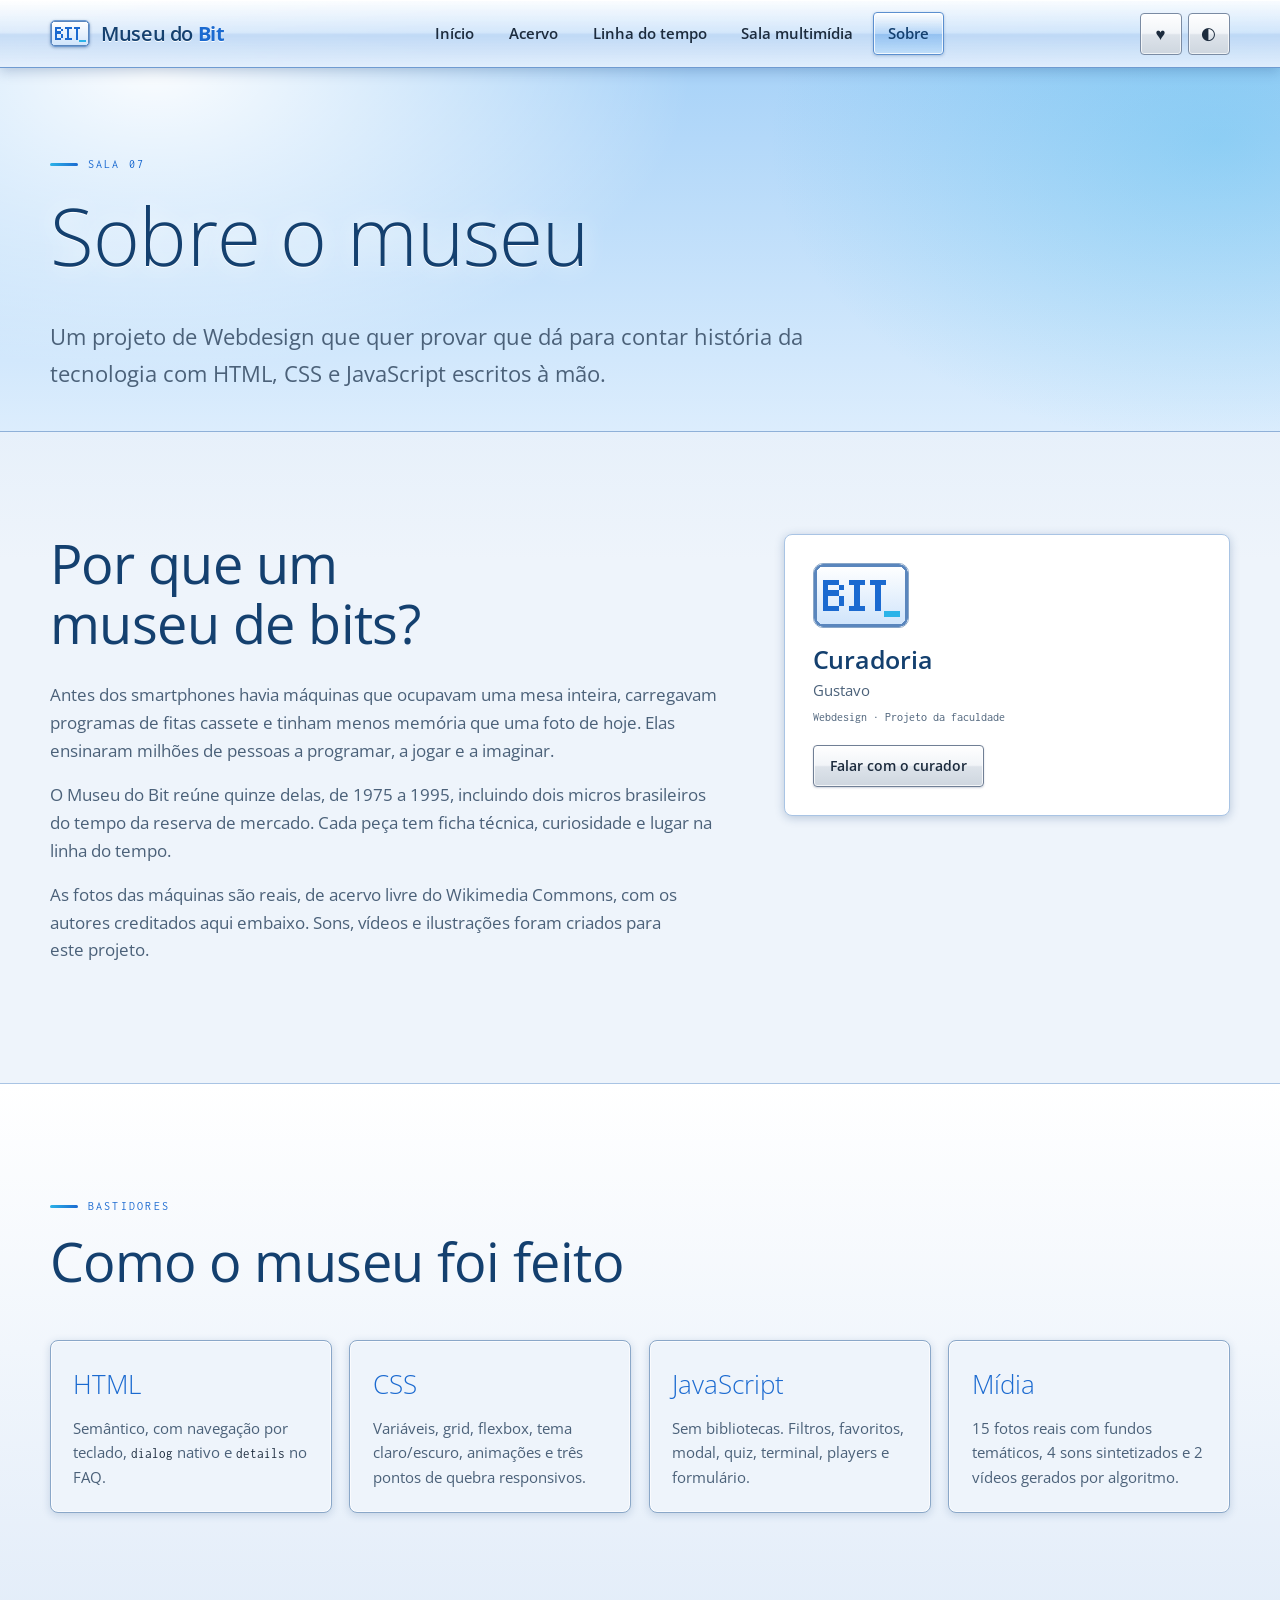
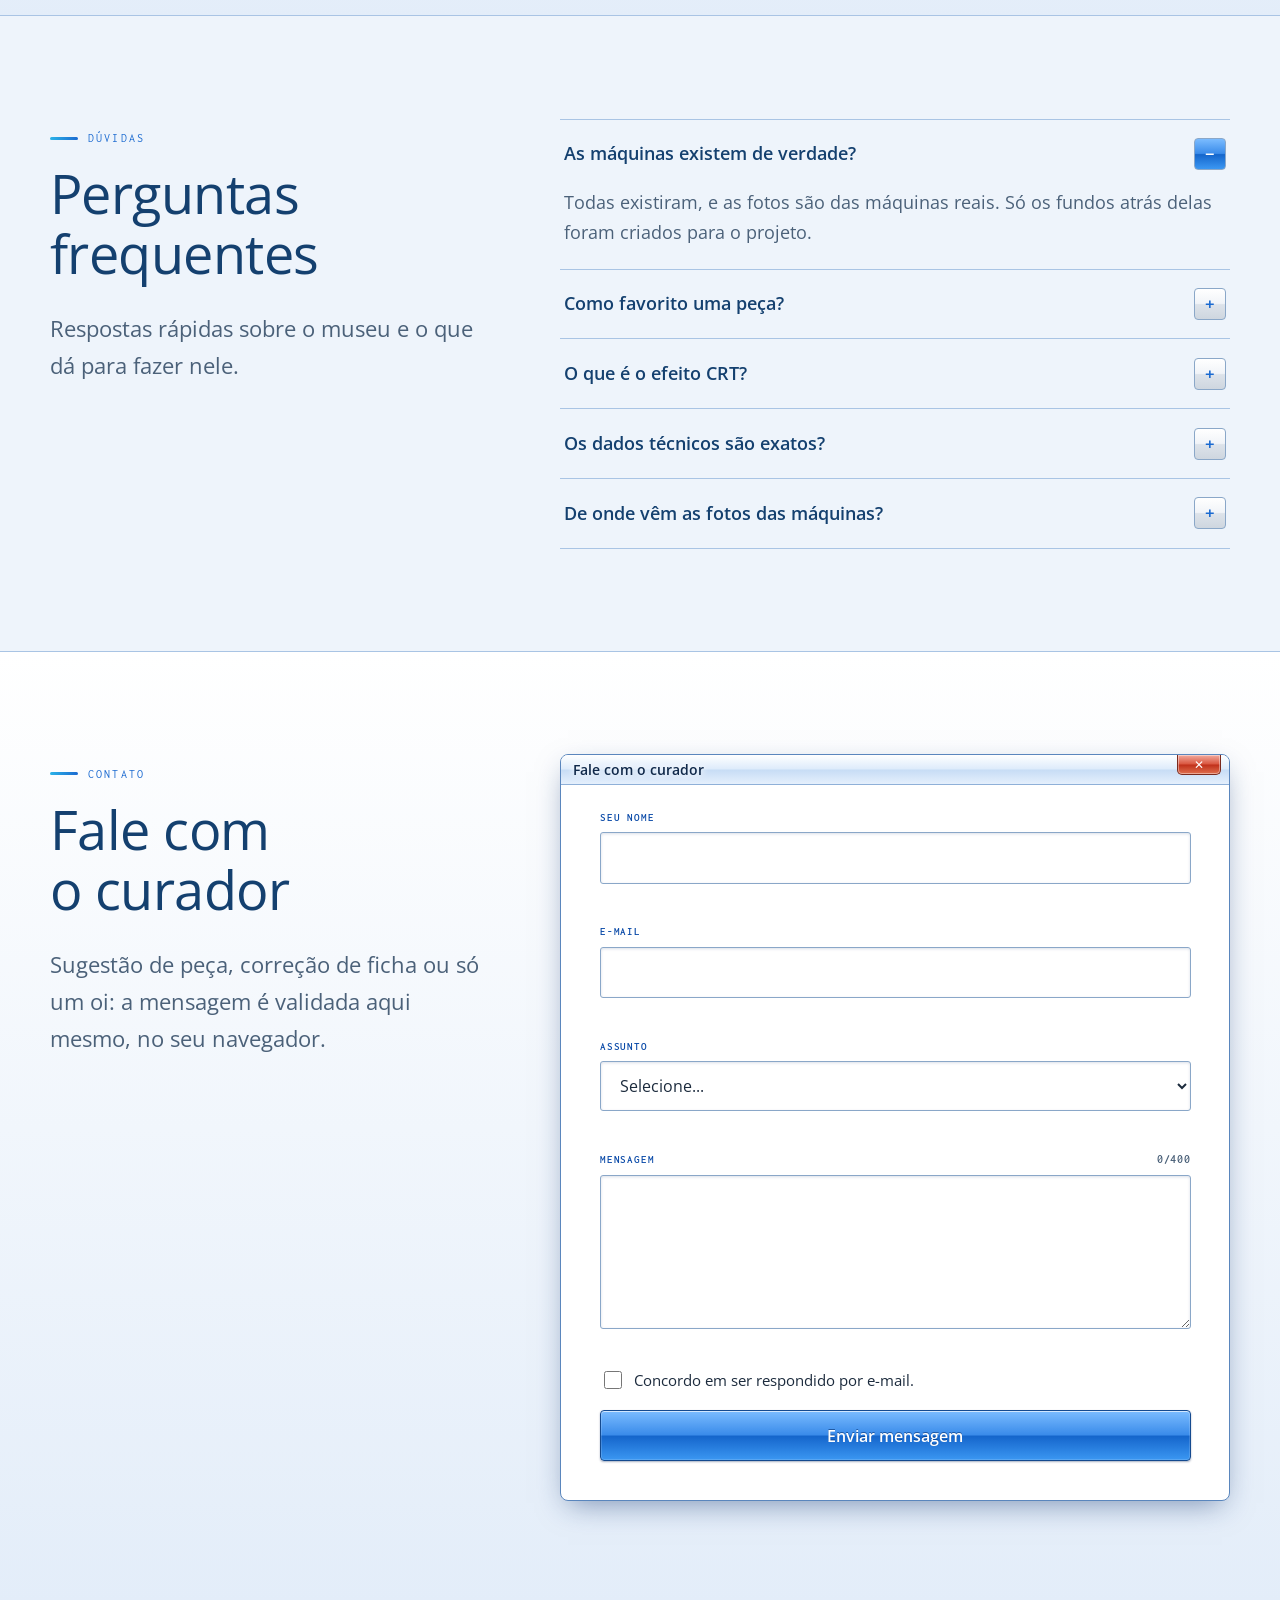
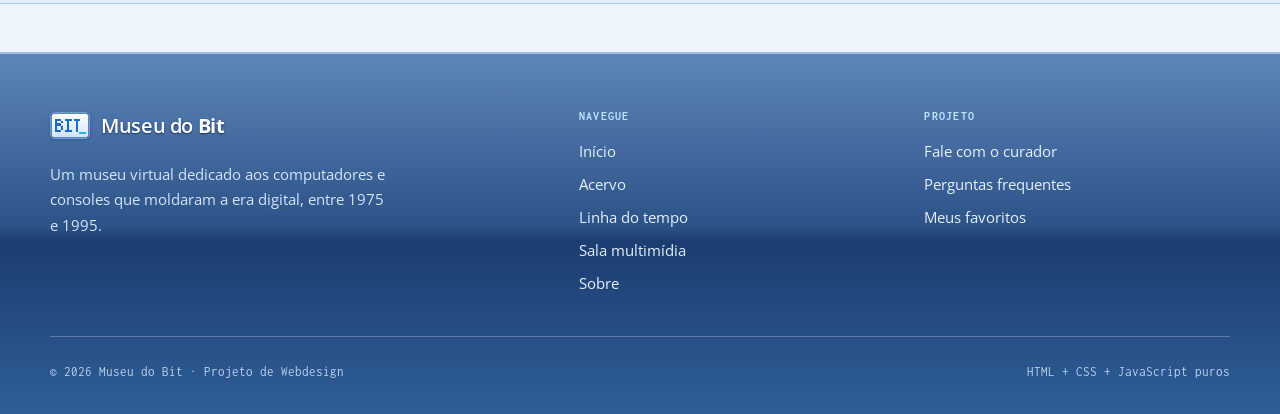
<file: sobre.html>
<!doctype html>
<html lang="pt-BR" data-tema="claro">
<head>
  <meta charset="utf-8">
  <meta name="viewport" content="width=device-width, initial-scale=1">
  <title>Sobre · Museu do Bit</title>
  <meta name="description" content="Conheça o projeto, os bastidores técnicos, as perguntas frequentes e fale com o curador do museu.">
  <meta name="theme-color" content="#dbe9f8">
  <meta property="og:title" content="Sobre · Museu do Bit">
  <meta property="og:description" content="Conheça o projeto, os bastidores técnicos, as perguntas frequentes e fale com o curador do museu.">
  <meta property="og:type" content="website">
  <meta property="og:image" content="https://museu-do-bit.vercel.app/img/maquinas/commodore-64.jpg">
  <meta property="og:image:width" content="1280">
  <meta property="og:image:height" content="960">
  <meta property="og:image:alt" content="Foto de um Commodore 64 sobre fundo azul">
  <link rel="icon" href="img/favicon.svg" type="image/svg+xml">
  <link rel="preconnect" href="https://fonts.googleapis.com">
  <link rel="preconnect" href="https://fonts.gstatic.com" crossorigin>
  <link href="https://fonts.googleapis.com/css2?family=Open+Sans:wght@300;400;600;700&family=Inconsolata:wght@400;600&display=swap" rel="stylesheet">
  <link rel="stylesheet" href="css/style.css">
  <script src="js/data.js" defer></script>
  <script src="js/main.js" defer></script>
  <script src="js/sobre.js" defer></script>
</head>
<body data-pagina="sobre">
  <a class="pular" href="#conteudo">Pular para o conteúdo</a>
  <div class="progresso" id="progresso"></div>
  <header class="topo">
    <div class="container topo__barra">
      <a class="marca" href="index.html" aria-label="Museu do Bit, página inicial">
        <img src="img/logo.svg" alt="" width="72" height="48">
        <span>Museu do <b>Bit</b></span>
      </a>
      <nav class="menu" id="menu" aria-label="Principal">
        <a class="menu__link" href="index.html">Início</a>
        <a class="menu__link" href="acervo.html">Acervo</a>
        <a class="menu__link" href="linha-do-tempo.html">Linha do tempo</a>
        <a class="menu__link" href="sala-multimidia.html">Sala multimídia</a>
        <a class="menu__link" href="sobre.html">Sobre</a>
      </nav>
      <div class="topo__acoes">
        <a class="btn-icone" href="acervo.html?favoritos=1" aria-label="Meus favoritos">♥<span class="badge" id="contFav" data-zero="true">0</span></a>
        <button class="btn-icone" id="btnTema" type="button" aria-label="Alternar tema claro e escuro">◐</button>
        <button class="hamburguer" id="btnMenu" type="button" aria-expanded="false" aria-controls="menu" aria-label="Abrir menu"><span></span><span></span><span></span></button>
      </div>
    </div>
  </header>
  <main id="conteudo">
    <section class="pagina-topo">
      <div class="container">
        <span class="rotulo">Sala 07</span>
        <h1>Sobre o museu</h1>
        <p class="lead">Um projeto de Webdesign que quer provar que dá para contar história da tecnologia com HTML, CSS e JavaScript escritos à mão.</p>
      </div>
    </section>

    <section class="secao">
      <div class="container sobre">
        <div class="sobre__texto" data-revelar>
          <h2>Por que um museu de bits?</h2>
          <p>Antes dos smartphones havia máquinas que ocupavam uma mesa inteira, carregavam programas de fitas cassete e tinham menos memória que uma foto de hoje. Elas ensinaram milhões de pessoas a programar, a jogar e a imaginar.</p>
          <p>O Museu do Bit reúne quinze delas, de 1975 a 1995, incluindo dois micros brasileiros do tempo da reserva de mercado. Cada peça tem ficha técnica, curiosidade e lugar na linha do tempo.</p>
          <p>As fotos das máquinas são reais, de acervo livre do Wikimedia Commons, com os autores creditados aqui embaixo. Sons, vídeos e ilustrações foram criados para este projeto.</p>
        </div>
        <aside class="cartao-autor" data-revelar>
          <img src="img/logo.svg" alt="Logotipo do Museu do Bit, a palavra BIT em pixels âmbar" width="72" height="48">
          <h3>Curadoria</h3>
          <p>Gustavo<br><span class="mono">Webdesign · Projeto da faculdade</span></p>
          <a class="btn btn--fantasma btn--pequeno" href="#contato">Falar com o curador</a>
        </aside>
      </div>
    </section>

    <section class="secao secao--alt">
      <div class="container">
        <div class="cabeca">
          <div>
            <span class="rotulo">Bastidores</span>
            <h2>Como o museu foi feito</h2>
          </div>
        </div>
        <div class="bastidores">
          <div class="bastidor" data-revelar><strong>HTML</strong><span>Semântico, com navegação por teclado, <code>dialog</code> nativo e <code>details</code> no FAQ.</span></div>
          <div class="bastidor" data-revelar><strong>CSS</strong><span>Variáveis, grid, flexbox, tema claro/escuro, animações e três pontos de quebra responsivos.</span></div>
          <div class="bastidor" data-revelar><strong>JavaScript</strong><span>Sem bibliotecas. Filtros, favoritos, modal, quiz, terminal, players e formulário.</span></div>
          <div class="bastidor" data-revelar><strong>Mídia</strong><span>15 fotos reais com fundos temáticos, 4 sons sintetizados e 2 vídeos gerados por algoritmo.</span></div>
        </div>
      </div>
    </section>

    <section class="secao" id="faq">
      <div class="container faq-bloco">
        <div>
          <span class="rotulo">Dúvidas</span>
          <h2>Perguntas frequentes</h2>
          <p class="lead">Respostas rápidas sobre o museu e o que dá para fazer nele.</p>
        </div>
        <div class="faq">
          <details open>
            <summary>As máquinas existem de verdade?</summary>
            <p>Todas existiram, e as fotos são das máquinas reais. Só os fundos atrás delas foram criados para o projeto.</p>
          </details>
          <details>
            <summary>Como favorito uma peça?</summary>
            <p>Clique no coração de qualquer cartão ou no botão dentro da ficha da peça. Seus favoritos ficam salvos no seu navegador e aparecem no filtro "Só favoritos".</p>
          </details>
          <details>
            <summary>O que é o efeito CRT?</summary>
            <p>Um filtro visual de linhas de varredura e cantos escurecidos, que imita os monitores de tubo. Ligue no botão "Efeito CRT" de cada vídeo da Sala multimídia.</p>
          </details>
          <details>
            <summary>Os dados técnicos são exatos?</summary>
            <p>Foram conferidos com cuidado, mas alguns valores, como velocidade de clock e vendas, são aproximados e aparecem com "~". Para uso acadêmico, confirme em uma fonte primária.</p>
          </details>
          <details>
            <summary>De onde vêm as fotos das máquinas?</summary>
            <p>São fotos reais do Wikimedia Commons, com licença livre, montadas sobre fundos temáticos. Nas licenças CC BY-SA, a imagem montada segue a mesma licença.</p>
            <ul>
              <li><a href="https://commons.wikimedia.org/wiki/File:Altair_8800,_Smithsonian_Museum_(white_background).jpg">Altair 8800</a>: Ed Uthman, CC BY-SA 2.0</li>
              <li><a href="https://commons.wikimedia.org/wiki/File:Apple_II_IMG_4216.jpg">Apple II</a>: Rama &amp; Musée Bolo, CC BY-SA 2.0 FR</li>
              <li><a href="https://commons.wikimedia.org/wiki/File:Atari-2600-Wood-4Sw-Set.png">Atari 2600</a>: Evan-Amos, domínio público</li>
              <li><a href="https://commons.wikimedia.org/wiki/File:IBM_PC-IMG_7271.jpg">IBM PC 5150</a>: Rama &amp; Musée Bolo, CC BY-SA 2.0 FR</li>
              <li><a href="https://commons.wikimedia.org/wiki/File:Commodore-64-Computer-FL.jpg">Commodore 64</a>: Evan-Amos, domínio público</li>
              <li><a href="https://commons.wikimedia.org/wiki/File:Sinclair_ZX_Spectrum_48k_(7160141482).jpg">ZX Spectrum</a>: Nico Kaiser, CC BY 2.0</li>
              <li><a href="https://commons.wikimedia.org/wiki/File:Computer_macintosh_128k,_1984_(all_about_Apple_onlus).jpg">Macintosh 128K</a>: Sailko, CC BY 3.0</li>
              <li><a href="https://commons.wikimedia.org/wiki/File:Microdigital_TK90X_(5393244395).jpg">TK 90X</a>: Thomas Conté, CC BY-SA 2.0</li>
              <li><a href="https://commons.wikimedia.org/wiki/File:Gradiente_Expert_Brazil.jpg">Gradiente Expert</a>: Carlosar, CC BY-SA 3.0</li>
              <li><a href="https://commons.wikimedia.org/wiki/File:NES-Console-Set.png">NES</a>: Evan-Amos, domínio público</li>
              <li><a href="https://commons.wikimedia.org/wiki/File:Amiga500_system.jpg">Amiga 500</a>: Bill Bertram, CC BY-SA 2.5</li>
              <li><a href="https://commons.wikimedia.org/wiki/File:Sega-Mega-Drive-JP-Mk1-Console-Set.png">Mega Drive</a>: Evan-Amos, domínio público</li>
              <li><a href="https://commons.wikimedia.org/wiki/File:Nintendo-Super-Famicom-Set-FL-transparent.png">Super Famicom</a>: Evan-Amos, domínio público</li>
              <li><a href="https://commons.wikimedia.org/wiki/File:Game-Boy-FL.jpg">Game Boy</a>: Evan-Amos, domínio público</li>
              <li><a href="https://commons.wikimedia.org/wiki/File:PSX-Console-wController.png">PlayStation</a>: Evan-Amos, domínio público</li>
            </ul>
          </details>
        </div>
      </div>
    </section>

    <section class="secao secao--alt" id="contato">
      <div class="container contato">
        <div>
          <span class="rotulo">Contato</span>
          <h2>Fale com o curador</h2>
          <p class="lead">Sugestão de peça, correção de ficha ou só um oi: a mensagem é validada aqui mesmo, no seu navegador.</p>
        </div>

        <div class="contato__caixa janela" data-titulo="Fale com o curador">
          <form id="formContato" novalidate>
            <div class="campo">
              <label for="nome">Seu nome</label>
              <input id="nome" name="nome" type="text" autocomplete="name" aria-describedby="erro-nome" required>
              <span class="campo__erro" id="erro-nome" role="alert"></span>
            </div>
            <div class="campo">
              <label for="email">E-mail</label>
              <input id="email" name="email" type="email" autocomplete="email" aria-describedby="erro-email" required>
              <span class="campo__erro" id="erro-email" role="alert"></span>
            </div>
            <div class="campo">
              <label for="assunto">Assunto</label>
              <select id="assunto" name="assunto" aria-describedby="erro-assunto" required>
                <option value="">Selecione...</option>
                <option>Sugerir uma peça</option>
                <option>Corrigir uma informação</option>
                <option>Elogio ou crítica</option>
                <option>Outro assunto</option>
              </select>
              <span class="campo__erro" id="erro-assunto" role="alert"></span>
            </div>
            <div class="campo">
              <label for="mensagem">Mensagem <span class="contador mono" id="contador">0/400</span></label>
              <textarea id="mensagem" name="mensagem" rows="5" maxlength="400" aria-describedby="erro-mensagem" required></textarea>
              <span class="campo__erro" id="erro-mensagem" role="alert"></span>
            </div>
            <div class="aceite">
              <label><input id="aceite" name="aceite" type="checkbox" aria-describedby="erro-aceite"> Concordo em ser respondido por e-mail.</label>
              <span class="campo__erro" id="erro-aceite" role="alert"></span>
            </div>
            <button class="btn" type="submit">Enviar mensagem</button>
          </form>

          <div class="sucesso" id="contatoSucesso" tabindex="-1" hidden>
            <div class="sucesso__icone" aria-hidden="true">✓</div>
            <h3>Mensagem recebida, <span id="nomeSucesso"></span>!</h3>
            <p>Seu protocolo é <strong class="mono" id="protocolo"></strong>. Esta é uma simulação feita no navegador: nenhuma informação foi enviada.</p>
            <button class="btn btn--fantasma" id="novaMensagem" type="button">Enviar outra mensagem</button>
          </div>
        </div>
      </div>
    </section>

  </main>
  <footer class="rodape">
    <div class="container">
      <div class="rodape__grade">
        <div>
          <a class="marca" href="index.html"><img src="img/logo.svg" alt="" width="72" height="48"><span>Museu do <b>Bit</b></span></a>
          <p style="margin-top:1rem;max-width:42ch">Um museu virtual dedicado aos computadores e consoles que moldaram a era digital, entre 1975 e 1995.</p>
        </div>
        <div>
          <h4>Navegue</h4>
          <ul><li><a href="index.html">Início</a></li><li><a href="acervo.html">Acervo</a></li><li><a href="linha-do-tempo.html">Linha do tempo</a></li><li><a href="sala-multimidia.html">Sala multimídia</a></li><li><a href="sobre.html">Sobre</a></li></ul>
        </div>
        <div>
          <h4>Projeto</h4>
          <ul>
            <li><a href="sobre.html#contato">Fale com o curador</a></li>
            <li><a href="sobre.html#faq">Perguntas frequentes</a></li>
            <li><a href="acervo.html?favoritos=1">Meus favoritos</a></li>
          </ul>
        </div>
      </div>
      <div class="rodape__fim">
        <span>© <span id="anoAtual">2026</span> Museu do Bit · Projeto de Webdesign</span>
        <span>HTML + CSS + JavaScript puros</span>
      </div>
    </div>
  </footer>
  <button class="voltar-topo" id="voltarTopo" type="button" aria-label="Voltar ao topo">↑</button>
  <div class="toast" id="toast" role="status" aria-live="polite"></div>
</body>
</html>
</file>
<file: css/style.css>
/* ========== Cores e variáveis (tema claro e tema escuro) ========== */

:root {
  --bg: #eef4fb;
  --bg-2: #ffffff;
  --bg-3: #e3edf9;
  --linha: #a9c4e4;
  --texto: #1c2b3d;
  --texto-2: #4b6179;
  --titulo: #14406f;
  --azul: #1b6ad0;
  --azul-2: #0a4aa8;
  --ciano: #2bb3e8;
  --verde: #2e9d3a;
  --sobre-azul: #ffffff;
  --raio: 6px;
  --raio-g: 8px;
  --sombra: 0 2px 10px rgba(22, 64, 120, 0.25);
  --brilho: 0 0 14px rgba(70, 150, 235, 0.55);
  --vidro: linear-gradient(180deg, rgba(255, 255, 255, 0.92) 0%, rgba(214, 231, 250, 0.82) 48%, rgba(190, 215, 244, 0.86) 52%, rgba(226, 238, 252, 0.9) 100%);
  --botao: linear-gradient(180deg, #7bbcff 0%, #3b8cea 48%, #1566cc 52%, #3b97f2 100%);
  --botao-2: linear-gradient(180deg, #ffffff 0%, #f1f4f8 48%, #dde3ea 52%, #ced6df 100%);
  --f-display: "Segoe UI", "Open Sans", Tahoma, Geneva, sans-serif;
  --f-mono: Consolas, "Lucida Console", Inconsolata, monospace;
  --f-corpo: "Segoe UI", "Open Sans", Tahoma, Geneva, sans-serif;
  --topo-h: 68px;
  --ease: cubic-bezier(0.22, 1, 0.36, 1);
}

[data-tema="escuro"] {
  --bg: #0a1d38;
  --bg-2: #102a4d;
  --bg-3: #173a68;
  --linha: #2f5a92;
  --texto: #e8f2ff;
  --texto-2: #a7c1e0;
  --titulo: #bfe0ff;
  --azul: #5db4ff;
  --azul-2: #8fcbff;
  --ciano: #4fd0ff;
  --verde: #6fdc7c;
  --sobre-azul: #06182e;
  --sombra: 0 2px 14px rgba(0, 0, 0, 0.55);
  --brilho: 0 0 16px rgba(93, 180, 255, 0.45);
  --vidro: linear-gradient(180deg, rgba(40, 80, 130, 0.9) 0%, rgba(20, 52, 96, 0.88) 48%, rgba(12, 40, 80, 0.9) 52%, rgba(24, 60, 108, 0.92) 100%);
  --botao-2: linear-gradient(180deg, #4a74a8 0%, #355d92 48%, #284c80 52%, #3a6296 100%);
}

/* ========== Base: reset, tipografia e classes de apoio ========== */

*,
*::before,
*::after {
  box-sizing: border-box;
}

html {
  scroll-behavior: smooth;
  scroll-padding-top: calc(var(--topo-h) + 16px);
  -webkit-text-size-adjust: 100%;
}

body {
  margin: 0;
  background: var(--bg);
  color: var(--texto);
  font-family: var(--f-corpo);
  font-size: clamp(1rem, 0.95rem + 0.25vw, 1.125rem);
  line-height: 1.65;
  -webkit-font-smoothing: antialiased;
  transition: background 0.4s var(--ease), color 0.4s var(--ease);
}

img,
svg,
video {
  display: block;
  max-width: 100%;
}

h1,
h2,
h3,
h4 {
  font-family: var(--f-display);
  line-height: 1.1;
  margin: 0 0 0.5em;
  letter-spacing: -0.02em;
  text-wrap: balance;
}

h1 {
  font-size: clamp(2.6rem, 1.4rem + 6vw, 6.2rem);
  font-weight: 900;
}

h2 {
  font-size: clamp(1.9rem, 1.2rem + 3vw, 3.4rem);
  font-weight: 800;
}

h3 {
  font-size: clamp(1.15rem, 1rem + 0.7vw, 1.55rem);
  font-weight: 700;
}

p {
  margin: 0 0 1em;
  text-wrap: pretty;
}

a {
  color: var(--azul);
  text-underline-offset: 3px;
}

a:hover {
  color: var(--azul-2);
}

:focus-visible {
  outline: 3px solid var(--azul);
  outline-offset: 3px;
  border-radius: 6px;
}

::selection {
  background: var(--azul);
  color: var(--sobre-azul);
}

.container {
  width: min(1180px, 100% - 2.5rem);
  margin-inline: auto;
}

.secao {
  padding-block: clamp(3.5rem, 8vw, 7rem);
}

.secao--alt {
  background: var(--bg-2);
  border-block: 1px solid var(--linha);
}

.pular {
  position: fixed;
  top: -60px;
  left: 1rem;
  z-index: 200;
  padding: 0.7rem 1rem;
  background: var(--azul);
  color: var(--sobre-azul);
  font-weight: 700;
  border-radius: 8px;
  transition: top 0.2s;
}

.pular:focus {
  top: 1rem;
}

.rotulo {
  display: inline-flex;
  align-items: center;
  gap: 0.6rem;
  font-family: var(--f-mono);
  font-size: 0.78rem;
  letter-spacing: 0.18em;
  text-transform: uppercase;
  color: var(--azul);
  margin-bottom: 1rem;
}

.rotulo::before {
  content: "";
  width: 28px;
  height: 2px;
  background: var(--azul);
}

.lead {
  font-size: clamp(1.1rem, 1rem + 0.6vw, 1.4rem);
  color: var(--texto-2);
  max-width: 58ch;
}

.mono {
  font-family: var(--f-mono);
}

/* ========== Cabeçalho: barra de leitura, logo, menu e hambúrguer ========== */

.progresso {
  position: fixed;
  inset: 0 0 auto 0;
  height: 3px;
  z-index: 120;
  background: linear-gradient(90deg, var(--azul), var(--ciano));
  transform: scaleX(0);
  transform-origin: left;
}

.topo {
  position: sticky;
  top: 0;
  z-index: 100;
  height: var(--topo-h);
  background: color-mix(in srgb, var(--bg) 82%, transparent);
  backdrop-filter: blur(14px) saturate(1.4);
  -webkit-backdrop-filter: blur(14px) saturate(1.4);
  border-bottom: 1px solid var(--linha);
}

.topo__barra {
  height: 100%;
  display: flex;
  align-items: center;
  justify-content: space-between;
  gap: 1rem;
}

.marca {
  display: inline-flex;
  align-items: center;
  gap: 0.7rem;
  font-family: var(--f-display);
  font-weight: 800;
  font-size: 1.25rem;
  color: var(--texto);
  text-decoration: none;
  letter-spacing: -0.02em;
}

.marca img {
  width: 40px;
  height: auto;
  border-radius: 6px;
}

.marca b {
  color: var(--azul);
}

.menu {
  display: flex;
  align-items: center;
  gap: 0.25rem;
}

.menu__link {
  position: relative;
  padding: 0.5rem 0.9rem;
  color: var(--texto-2);
  text-decoration: none;
  font-weight: 500;
  font-size: 0.95rem;
  border-radius: 999px;
  transition: color 0.2s, background 0.2s;
}

.menu__link::after {
  content: "";
  position: absolute;
  left: 0.9rem;
  right: 0.9rem;
  bottom: 0.25rem;
  height: 2px;
  background: var(--azul);
  transform: scaleX(0);
  transform-origin: left;
  transition: transform 0.3s var(--ease);
}

.menu__link:hover,
.menu__link[aria-current="page"] {
  color: var(--texto);
}

.menu__link:hover::after,
.menu__link[aria-current="page"]::after {
  transform: scaleX(1);
}

.topo__acoes {
  display: flex;
  align-items: center;
  gap: 0.4rem;
}

.btn-icone {
  position: relative;
  display: inline-grid;
  place-items: center;
  width: 42px;
  height: 42px;
  background: transparent;
  color: var(--texto);
  border: 1px solid var(--linha);
  border-radius: 12px;
  font-size: 1.05rem;
  cursor: pointer;
  text-decoration: none;
  transition: border-color 0.2s, background 0.2s, transform 0.2s var(--ease);
}

.btn-icone:hover {
  border-color: var(--azul);
  background: var(--bg-3);
  color: var(--texto);
  transform: translateY(-2px);
}

.btn-icone[aria-pressed="true"] {
  background: var(--azul);
  color: var(--sobre-azul);
  border-color: var(--azul);
}

.badge {
  position: absolute;
  top: -6px;
  right: -6px;
  min-width: 20px;
  height: 20px;
  padding: 0 5px;
  display: grid;
  place-items: center;
  background: var(--ciano);
  color: #fff;
  font-family: var(--f-mono);
  font-size: 0.7rem;
  font-weight: 600;
  border-radius: 999px;
}

.badge[data-zero="true"] {
  display: none;
}

.hamburguer {
  display: none;
  width: 42px;
  height: 42px;
  padding: 0;
  background: transparent;
  border: 1px solid var(--linha);
  border-radius: 12px;
  cursor: pointer;
  position: relative;
}

.hamburguer span {
  position: absolute;
  left: 11px;
  right: 11px;
  height: 2px;
  background: var(--texto);
  border-radius: 2px;
  transition: transform 0.35s var(--ease), opacity 0.2s, top 0.35s var(--ease);
}

.hamburguer span:nth-child(1) {
  top: 14px;
}

.hamburguer span:nth-child(2) {
  top: 20px;
}

.hamburguer span:nth-child(3) {
  top: 26px;
}

.hamburguer[aria-expanded="true"] span:nth-child(1) {
  top: 20px;
  transform: rotate(45deg);
}

.hamburguer[aria-expanded="true"] span:nth-child(2) {
  opacity: 0;
}

.hamburguer[aria-expanded="true"] span:nth-child(3) {
  top: 20px;
  transform: rotate(-45deg);
}

/* ========== Botões ========== */

.btn {
  display: inline-flex;
  align-items: center;
  justify-content: center;
  gap: 0.6rem;
  padding: 0.85rem 1.5rem;
  font-family: var(--f-corpo);
  font-size: 1rem;
  font-weight: 600;
  color: var(--sobre-azul);
  background: var(--azul);
  border: 2px solid var(--azul);
  border-radius: 999px;
  cursor: pointer;
  text-decoration: none;
  transition: transform 0.25s var(--ease), box-shadow 0.25s, background 0.2s, color 0.2s;
}

.btn:hover {
  color: var(--sobre-azul);
  transform: translateY(-3px);
  box-shadow: var(--brilho), 0 10px 24px -10px var(--azul);
}

.btn:active {
  transform: translateY(0);
}

.btn--fantasma {
  background: transparent;
  color: var(--texto);
  border-color: var(--linha);
}

.btn--fantasma:hover {
  color: var(--azul);
  border-color: var(--azul);
  box-shadow: none;
}

.btn--pequeno {
  padding: 0.5rem 1rem;
  font-size: 0.88rem;
}

/* ========== Rodapé, botão de voltar ao topo e aviso (toast) ========== */

.rodape {
  margin-top: 2rem;
  padding-block: 3.5rem 2rem;
  background: var(--bg-2);
  border-top: 1px solid var(--linha);
  font-size: 0.95rem;
}

.rodape__grade {
  display: grid;
  grid-template-columns: 1.6fr 1fr 1fr;
  gap: 2.5rem;
}

.rodape h4 {
  font-family: var(--f-mono);
  font-size: 0.78rem;
  letter-spacing: 0.16em;
  text-transform: uppercase;
  color: var(--azul);
  margin-bottom: 1rem;
}

.rodape ul {
  list-style: none;
  margin: 0;
  padding: 0;
  display: grid;
  gap: 0.5rem;
}

.rodape a {
  color: var(--texto-2);
  text-decoration: none;
}

.rodape a:hover {
  color: var(--azul);
}

.rodape__fim {
  margin-top: 2.5rem;
  padding-top: 1.5rem;
  border-top: 1px solid var(--linha);
  display: flex;
  flex-wrap: wrap;
  justify-content: space-between;
  gap: 0.75rem;
  color: var(--texto-2);
  font-family: var(--f-mono);
  font-size: 0.8rem;
}

.voltar-topo {
  position: fixed;
  right: 1.25rem;
  bottom: 1.25rem;
  z-index: 90;
  width: 48px;
  height: 48px;
  display: grid;
  place-items: center;
  background: var(--azul);
  color: var(--sobre-azul);
  border: 0;
  border-radius: 50%;
  font-size: 1.3rem;
  font-weight: 700;
  cursor: pointer;
  box-shadow: var(--sombra);
  opacity: 0;
  transform: translateY(20px);
  pointer-events: none;
  transition: opacity 0.3s, transform 0.3s var(--ease);
}

.voltar-topo.visivel {
  opacity: 1;
  transform: none;
  pointer-events: auto;
}

.toast {
  position: fixed;
  left: 50%;
  bottom: 1.5rem;
  z-index: 300;
  max-width: calc(100% - 2rem);
  padding: 0.85rem 1.25rem;
  background: var(--texto);
  color: var(--bg);
  font-family: var(--f-mono);
  font-size: 0.88rem;
  border-radius: 12px;
  box-shadow: var(--sombra);
  transform: translate(-50%, calc(100% + 3rem));
  opacity: 0;
  visibility: hidden;
  transition: transform 0.4s var(--ease), opacity 0.3s, visibility 0s 0.4s;
}

.toast.ativo {
  transform: translate(-50%, 0);
  opacity: 1;
  visibility: visible;
  transition-delay: 0s;
}

/* ========== Início: hero, faixa animada e números ========== */

.hero {
  position: relative;
  overflow: hidden;
  padding-block: clamp(3rem, 7vw, 6rem) clamp(2.5rem, 5vw, 4rem);
  background:
    radial-gradient(60% 70% at 85% 20%, color-mix(in srgb, var(--azul) 22%, transparent), transparent 70%),
    radial-gradient(40% 50% at 0% 100%, color-mix(in srgb, var(--ciano) 12%, transparent), transparent 70%),
    var(--bg);
}

.hero::before {
  content: "";
  position: absolute;
  inset: 0;
  background-image: radial-gradient(var(--linha) 1px, transparent 1.4px);
  background-size: 26px 26px;
  mask-image: linear-gradient(180deg, #000, transparent 85%);
  -webkit-mask-image: linear-gradient(180deg, #000, transparent 85%);
  opacity: 0.7;
  pointer-events: none;
}

.hero__grade {
  position: relative;
  display: grid;
  grid-template-columns: 1.15fr 1fr;
  align-items: center;
  gap: clamp(2rem, 5vw, 4.5rem);
}

.hero h1 em {
  font-style: normal;
  color: var(--azul);
  text-shadow: var(--brilho);
}

.cursor {
  display: inline-block;
  width: 0.5em;
  height: 0.12em;
  margin-left: 0.08em;
  background: var(--azul);
  vertical-align: baseline;
  animation: piscar 1.05s steps(1) infinite;
}

@keyframes piscar {
  50% {
    opacity: 0;
  }
}

.hero__acoes {
  display: flex;
  flex-wrap: wrap;
  gap: 0.9rem;
  margin-top: 1.75rem;
}

.hero__arte {
  position: relative;
  border-radius: var(--raio-g);
  border: 1px solid var(--linha);
  background: var(--bg-2);
  box-shadow: var(--sombra), var(--brilho);
  overflow: hidden;
  transform: rotate(1.5deg);
  transition: transform 0.6s var(--ease);
}

.hero__arte:hover {
  transform: rotate(0deg) scale(1.02);
}

.hero__arte img {
  width: 100%;
  height: auto;
}

.hero__selo {
  position: absolute;
  left: 1rem;
  bottom: 1rem;
  padding: 0.35rem 0.75rem;
  font-family: var(--f-mono);
  font-size: 0.72rem;
  letter-spacing: 0.14em;
  text-transform: uppercase;
  background: var(--azul);
  color: var(--sobre-azul);
  border-radius: 6px;
}

.faixa {
  overflow: hidden;
  border-block: 1px solid var(--linha);
  background: var(--bg-2);
  padding-block: 0.9rem;
}

.faixa__trilho {
  display: flex;
  width: max-content;
  gap: 3rem;
  font-family: var(--f-mono);
  font-size: 0.95rem;
  letter-spacing: 0.2em;
  text-transform: uppercase;
  color: var(--texto-2);
  animation: correr 38s linear infinite;
}

.faixa__trilho span::after {
  content: "✦";
  margin-left: 3rem;
  color: var(--azul);
}

.faixa:hover .faixa__trilho {
  animation-play-state: paused;
}

@keyframes correr {
  to {
    transform: translateX(-50%);
  }
}

.numeros {
  display: grid;
  grid-template-columns: repeat(4, 1fr);
  gap: 1px;
  background: var(--linha);
  border: 1px solid var(--linha);
  border-radius: var(--raio-g);
  overflow: hidden;
}

.numero {
  padding: clamp(1.25rem, 3vw, 2.25rem);
  background: var(--bg-2);
  text-align: left;
}

.numero strong {
  display: block;
  font-family: var(--f-display);
  font-size: clamp(2.2rem, 1.4rem + 3vw, 3.8rem);
  font-weight: 900;
  line-height: 1;
  color: var(--azul);
  font-variant-numeric: tabular-nums;
}

.numero span {
  font-family: var(--f-mono);
  font-size: 0.78rem;
  letter-spacing: 0.12em;
  text-transform: uppercase;
  color: var(--texto-2);
}

/* ========== Cartões das peças (usados no início e no acervo) ========== */

.cabeca {
  display: flex;
  align-items: flex-end;
  justify-content: space-between;
  gap: 1.5rem;
  flex-wrap: wrap;
  margin-bottom: clamp(1.75rem, 4vw, 3rem);
}

.cabeca h2 {
  margin: 0;
}

.grade-pecas {
  display: grid;
  grid-template-columns: repeat(auto-fill, minmax(260px, 1fr));
  gap: 1.5rem;
}

.peca {
  position: relative;
  display: flex;
  flex-direction: column;
  background: var(--bg-2);
  border: 1px solid var(--linha);
  border-radius: var(--raio-g);
  overflow: hidden;
  transition: transform 0.45s var(--ease), border-color 0.3s, box-shadow 0.45s;
}

.peca:hover,
.peca:focus-within {
  transform: translateY(-6px);
  border-color: var(--azul);
  box-shadow: var(--sombra), var(--brilho);
}

.peca__abrir {
  display: flex;
  flex-direction: column;
  flex: 1;
  width: 100%;
  padding: 0;
  background: none;
  border: 0;
  color: inherit;
  font: inherit;
  text-align: left;
  cursor: pointer;
}

.peca__palco {
  position: relative;
  aspect-ratio: 4 / 3;
  display: grid;
  place-items: center;
  background:
    conic-gradient(from 180deg at 50% -10%, transparent 38%, color-mix(in srgb, var(--azul) 20%, transparent) 50%, transparent 62%),
    radial-gradient(80% 60% at 50% 100%, var(--bg-3), var(--bg-2));
  border-bottom: 1px solid var(--linha);
}

.peca__palco {
  overflow: hidden;
}

.peca__palco img {
  width: 100%;
  height: 100%;
  object-fit: cover;
  opacity: 0;
  transition: transform 0.6s var(--ease), opacity 0.5s ease;
}

.peca__palco img.carregada {
  opacity: 1;
}

.peca__palco::after {
  content: "Ver ficha →";
  position: absolute;
  right: 0.75rem;
  bottom: 0.75rem;
  padding: 0.3rem 0.7rem;
  font-family: var(--f-mono);
  font-size: 0.72rem;
  letter-spacing: 0.06em;
  color: var(--sobre-azul);
  background: var(--azul);
  border-radius: var(--raio);
  box-shadow: 0 4px 12px rgba(0, 0, 0, 0.3);
  opacity: 0;
  transform: translateY(6px);
  transition: opacity 0.3s ease, transform 0.3s var(--ease);
  pointer-events: none;
}

.peca:hover .peca__palco::after,
.peca__abrir:focus-visible .peca__palco::after {
  opacity: 1;
  transform: translateY(0);
}

.peca:hover .peca__palco img {
  transform: scale(1.07) translateY(-4px);
}

.peca__placa {
  padding: 1rem 1.25rem 1.1rem;
}

.peca__no {
  display: block;
  font-family: var(--f-mono);
  font-size: 0.72rem;
  letter-spacing: 0.18em;
  color: var(--azul);
  margin-bottom: 0.3rem;
}

.peca__placa h3 {
  margin: 0 0 0.2rem;
}

.peca__placa p {
  margin: 0;
  font-size: 0.9rem;
  color: var(--texto-2);
}

.peca__fav {
  position: absolute;
  top: 0.75rem;
  right: 0.75rem;
  z-index: 2;
  width: 40px;
  height: 40px;
  display: grid;
  place-items: center;
  background: color-mix(in srgb, var(--bg) 70%, transparent);
  backdrop-filter: blur(6px);
  color: var(--texto-2);
  border: 1px solid var(--linha);
  border-radius: 50%;
  font-size: 1.1rem;
  cursor: pointer;
  transition: transform 0.25s var(--ease), color 0.2s, background 0.2s;
}

.peca__fav:hover {
  transform: scale(1.12);
  color: var(--ciano);
}

.peca__fav[aria-pressed="true"] {
  color: #fff;
  background: var(--ciano);
  border-color: var(--ciano);
  animation: pulso 0.4s var(--ease);
}

@keyframes pulso {
  40% {
    transform: scale(1.3);
  }
}

.peca__tag {
  position: absolute;
  top: 0.75rem;
  left: 0.75rem;
  z-index: 2;
  padding: 0.2rem 0.6rem;
  font-family: var(--f-mono);
  font-size: 0.68rem;
  letter-spacing: 0.1em;
  text-transform: uppercase;
  color: var(--sobre-azul);
  background: var(--verde);
  border-radius: 6px;
}

.peca[hidden] {
  display: none;
}

/* ========== Revelar ao rolar ========== */

[data-revelar] {
  opacity: 0;
  transform: translateY(26px);
  transition: opacity 0.8s var(--ease) var(--atraso, 0ms), transform 0.8s var(--ease) var(--atraso, 0ms);
}

[data-revelar].revelado {
  opacity: 1;
  transform: none;
}

.sem-rolagem {
  overflow: hidden;
}

/* ========== Ficha da peça (janela modal) ========== */

.modal {
  width: min(960px, 100% - 1.5rem);
  max-height: calc(100dvh - 2rem);
  padding: 0;
  color: var(--texto);
  background: var(--bg-2);
  border: 1px solid var(--linha);
  border-radius: var(--raio-g);
  box-shadow: 0 40px 100px -20px rgba(0, 0, 0, 0.85);
  overflow: auto;
}

.modal::backdrop {
  background: rgba(8, 6, 3, 0.78);
  backdrop-filter: blur(6px);
}

.modal[open] {
  animation: modal-entra 0.45s var(--ease);
}

@keyframes modal-entra {
  from {
    opacity: 0;
    transform: translateY(24px) scale(0.97);
  }
}

.modal__corpo {
  position: relative;
  display: grid;
  grid-template-columns: 0.9fr 1.1fr;
}

.modal__fechar {
  position: absolute;
  top: 0.9rem;
  right: 0.9rem;
  z-index: 3;
  width: 40px;
  height: 40px;
  display: grid;
  place-items: center;
  background: var(--bg);
  color: var(--texto);
  border: 1px solid var(--linha);
  border-radius: 50%;
  font-size: 1rem;
  cursor: pointer;
  transition: transform 0.3s var(--ease), background 0.2s;
}

.modal__fechar:hover {
  transform: rotate(90deg);
  background: var(--azul);
  color: var(--sobre-azul);
}

.modal__palco {
  display: grid;
  place-items: center;
  align-content: center;
  padding: 2rem;
  background:
    conic-gradient(from 180deg at 50% -10%, transparent 36%, color-mix(in srgb, var(--azul) 24%, transparent) 50%, transparent 64%),
    radial-gradient(90% 70% at 50% 100%, var(--bg-3), var(--bg-2));
  border-right: 1px solid var(--linha);
}

.modal__palco img {
  width: 100%;
  height: auto;
  border-radius: 4px;
  box-shadow: 0 18px 30px rgba(0, 0, 0, 0.45);
}

.modal__credito {
  margin-top: 0.9rem;
  font-family: var(--f-mono);
  font-size: 0.72rem;
  letter-spacing: 0.04em;
  color: var(--texto-2);
  text-align: center;
}

.modal__info {
  padding: clamp(1.5rem, 4vw, 2.5rem);
}

.modal__info h2 {
  font-size: clamp(1.8rem, 1.2rem + 2.4vw, 2.8rem);
  padding-right: 2.5rem;
}

.modal__info .lead {
  font-size: 1.05rem;
}

.ficha {
  display: grid;
  grid-template-columns: 1fr 1fr;
  gap: 0.75rem 1.25rem;
  margin: 1.25rem 0;
}

.ficha div {
  padding-bottom: 0.6rem;
  border-bottom: 1px dashed var(--linha);
}

.ficha dt {
  font-family: var(--f-mono);
  font-size: 0.7rem;
  letter-spacing: 0.14em;
  text-transform: uppercase;
  color: var(--azul);
}

.ficha dd {
  margin: 0.15rem 0 0;
  font-size: 0.95rem;
}

.curio {
  margin: 0 0 1.25rem;
  padding: 0.9rem 1.1rem;
  background: var(--bg-3);
  border-left: 3px solid var(--azul);
  border-radius: 0 12px 12px 0;
  font-size: 0.95rem;
  color: var(--texto-2);
}

.curio b {
  color: var(--azul);
}

.modal__acoes,
.modal__nav {
  display: flex;
  flex-wrap: wrap;
  gap: 0.7rem;
}

.modal__nav {
  margin-top: 1.1rem;
  padding-top: 1.1rem;
  border-top: 1px solid var(--linha);
  justify-content: space-between;
}

/* ========== Terminal do início ========== */

.terminal {
  max-width: 860px;
  margin-inline: auto;
  background: #070604;
  border: 1px solid var(--linha);
  border-radius: var(--raio);
  box-shadow: var(--sombra), 0 0 60px -20px rgba(255, 176, 0, 0.25);
  overflow: hidden;
  font-family: var(--f-mono);
  font-size: 0.92rem;
  color: #ffb000;
}

.terminal__barra {
  display: flex;
  align-items: center;
  gap: 0.45rem;
  padding: 0.7rem 1rem;
  background: #14110c;
  border-bottom: 1px solid #2c261c;
}

.terminal__barra span {
  width: 11px;
  height: 11px;
  border-radius: 50%;
  background: #4a4030;
}

.terminal__barra span:nth-child(1) {
  background: #ff5f56;
}

.terminal__barra span:nth-child(2) {
  background: #ffbd2e;
}

.terminal__barra span:nth-child(3) {
  background: #27c93f;
}

.terminal__barra b {
  margin-left: 0.6rem;
  font-weight: 400;
  font-size: 0.8rem;
  color: #8a7b5c;
}

.terminal__saida {
  height: 300px;
  padding: 1rem 1.1rem 0.5rem;
  overflow-y: auto;
  text-shadow: 0 0 8px rgba(255, 176, 0, 0.45);
}

.term__linha {
  white-space: pre-wrap;
  word-break: break-word;
  line-height: 1.55;
}

.term__linha.eco {
  color: #fff3d1;
}

.term__linha.dim {
  color: #b58a2e;
}

.term__linha.erro {
  color: #ff6b6b;
}

.terminal__linha {
  display: flex;
  align-items: center;
  gap: 0.6rem;
  padding: 0.6rem 1.1rem 1rem;
}

.terminal__prompt {
  color: #7cff8a;
}

.terminal__linha input {
  flex: 1;
  min-width: 0;
  background: none;
  border: 0;
  color: #fff3d1;
  font: inherit;
  caret-color: #ffb000;
}

.terminal__linha input:focus-visible {
  outline: none;
}

/* ========== Quiz do início ========== */

.quiz {
  display: grid;
  grid-template-columns: 0.8fr 1.2fr;
  gap: clamp(2rem, 5vw, 4rem);
  align-items: start;
}

.quiz__caixa {
  padding: clamp(1.4rem, 3.5vw, 2.4rem);
  background: var(--bg);
  border: 1px solid var(--linha);
  border-radius: var(--raio-g);
  min-height: 340px;
  box-shadow: var(--sombra);
}

.quiz__passo {
  margin: 0 0 0.6rem;
  font-size: 0.78rem;
  letter-spacing: 0.14em;
  text-transform: uppercase;
  color: var(--azul);
}

.quiz__barra {
  height: 4px;
  margin-bottom: 1.5rem;
  background: var(--linha);
  border-radius: 4px;
  overflow: hidden;
}

.quiz__barra span {
  display: block;
  height: 100%;
  background: linear-gradient(90deg, var(--azul), var(--ciano));
  transition: width 0.5s var(--ease);
}

.quiz__opcoes {
  display: grid;
  gap: 0.7rem;
}

.quiz__opcao {
  padding: 0.95rem 1.2rem;
  text-align: left;
  font: inherit;
  font-weight: 500;
  color: var(--texto);
  background: var(--bg-2);
  border: 1px solid var(--linha);
  border-radius: 12px;
  cursor: pointer;
  transition: transform 0.25s var(--ease), border-color 0.2s, background 0.2s;
}

.quiz__opcao:hover {
  transform: translateX(6px);
  border-color: var(--azul);
  background: var(--bg-3);
}

.quiz__resultado {
  display: grid;
  grid-template-columns: 0.9fr 1.1fr;
  gap: 1.5rem;
  align-items: center;
  animation: modal-entra 0.6s var(--ease);
}

.quiz__img {
  padding: 1rem;
  background: radial-gradient(80% 70% at 50% 100%, var(--bg-3), var(--bg-2));
  border: 1px solid var(--linha);
  border-radius: var(--raio);
}

/* ========== Acervo: topo da página, filtros e vitrine vazia ========== */

.pagina-topo {
  padding-block: clamp(2.5rem, 6vw, 5rem) 1rem;
  background: radial-gradient(50% 90% at 90% 0%, color-mix(in srgb, var(--azul) 16%, transparent), transparent 70%);
}

.pagina-topo h1 {
  font-size: clamp(2.4rem, 1.4rem + 5vw, 5rem);
}

.filtros {
  display: grid;
  grid-template-columns: 2fr 1fr 1fr 1fr;
  gap: 1rem;
  padding: 1.25rem;
  background: var(--bg-2);
  border: 1px solid var(--linha);
  border-radius: var(--raio-g);
}

.campo {
  display: grid;
  gap: 0.35rem;
}

.campo label {
  font-family: var(--f-mono);
  font-size: 0.7rem;
  letter-spacing: 0.14em;
  text-transform: uppercase;
  color: var(--azul);
}

.campo input,
.campo select,
.campo textarea {
  width: 100%;
  padding: 0.75rem 0.95rem;
  font: inherit;
  font-size: 0.97rem;
  color: var(--texto);
  background: var(--bg);
  border: 1px solid var(--linha);
  border-radius: 12px;
  transition: border-color 0.2s, box-shadow 0.2s;
}

.campo input:hover,
.campo select:hover,
.campo textarea:hover {
  border-color: var(--texto-2);
}

.campo input:focus,
.campo select:focus,
.campo textarea:focus {
  outline: none;
  border-color: var(--azul);
  box-shadow: 0 0 0 4px color-mix(in srgb, var(--azul) 22%, transparent);
}

.filtros__chips {
  grid-column: 1 / -1;
  display: flex;
  flex-wrap: wrap;
  gap: 0.6rem;
}

.chip-btn {
  padding: 0.5rem 1rem;
  font: inherit;
  font-size: 0.9rem;
  color: var(--texto);
  background: transparent;
  border: 1px solid var(--linha);
  border-radius: 999px;
  cursor: pointer;
  transition: background 0.2s, border-color 0.2s, color 0.2s, transform 0.2s var(--ease);
}

.chip-btn:hover {
  border-color: var(--azul);
  transform: translateY(-2px);
}

.chip-btn[aria-pressed="true"] {
  background: var(--azul);
  border-color: var(--azul);
  color: var(--sobre-azul);
  font-weight: 600;
}

.chip-btn--limpar {
  margin-left: auto;
  border-style: dashed;
  color: var(--texto-2);
}

.contagem {
  margin: 1.5rem 0 1.25rem;
  font-size: 0.82rem;
  letter-spacing: 0.08em;
  color: var(--texto-2);
}

.vazio {
  display: grid;
  justify-items: center;
  gap: 0.25rem;
  padding: 3rem 1rem;
  text-align: center;
  color: var(--texto-2);
  border: 1px dashed var(--linha);
  border-radius: var(--raio-g);
}

.vazio[hidden] {
  display: none;
}

.vazio img {
  opacity: 0.6;
  filter: grayscale(1);
}

.btn:disabled {
  opacity: 0.4;
  cursor: not-allowed;
  transform: none;
  box-shadow: none;
}

/* ========== Linha do tempo ========== */

.eras {
  display: grid;
  grid-template-columns: repeat(3, 1fr);
  gap: 1.5rem;
}

.era {
  overflow: hidden;
  background: var(--bg-2);
  border: 1px solid var(--linha);
  border-radius: var(--raio-g);
  transition: transform 0.45s var(--ease), border-color 0.3s;
}

.era:hover {
  transform: translateY(-6px) rotate(-0.6deg);
  border-color: var(--azul);
}

.era img {
  width: 100%;
  height: auto;
  aspect-ratio: 5 / 3;
  object-fit: cover;
  border-bottom: 1px solid var(--linha);
}

.era__texto {
  padding: 1.25rem 1.4rem 1.5rem;
}

.era__anos {
  font-family: var(--f-mono);
  font-size: 0.75rem;
  letter-spacing: 0.16em;
  color: var(--azul);
}

.era__texto h3 {
  margin: 0.3rem 0 0.5rem;
}

.era__texto p {
  margin: 0;
  color: var(--texto-2);
  font-size: 0.96rem;
}

.linha__nav {
  display: flex;
  gap: 0.5rem;
}

.linha__nav .btn-icone:disabled {
  opacity: 0.35;
  cursor: not-allowed;
  transform: none;
}

.controle-ano {
  display: flex;
  align-items: center;
  gap: 1.1rem;
  margin-bottom: 1.25rem;
}

.controle-ano input[type="range"] {
  flex: 1;
  height: 6px;
  accent-color: var(--azul);
  cursor: pointer;
}

.controle-ano__saida {
  min-width: 4.5ch;
  font-family: var(--f-display);
  font-size: 2rem;
  font-weight: 900;
  color: var(--azul);
  font-variant-numeric: tabular-nums;
}

.linha__progresso {
  height: 3px;
  margin-bottom: 2.5rem;
  background: var(--linha);
  border-radius: 3px;
  overflow: hidden;
}

.linha__progresso span {
  display: block;
  height: 100%;
  background: linear-gradient(90deg, var(--azul), var(--ciano));
  transform: scaleX(0);
  transform-origin: left;
}

.linha__trilho {
  position: relative;
  display: flex;
  gap: 1.5rem;
  margin: 0;
  padding: 3.5rem max(1.25rem, calc((100vw - 1180px) / 2)) 3.5rem;
  list-style: none;
  overflow-x: auto;
  scroll-snap-type: x proximity;
  scrollbar-width: thin;
  scrollbar-color: var(--azul) var(--bg-3);
}

.linha__trilho::before {
  content: "";
  position: absolute;
  left: 0;
  right: 0;
  top: 42px;
  height: 2px;
  background: repeating-linear-gradient(90deg, var(--azul) 0 10px, transparent 10px 18px);
  opacity: 0.45;
}

.evento {
  position: relative;
  flex: 0 0 min(320px, 78vw);
  display: flex;
  align-items: flex-start;
  scroll-snap-align: center;
  align-self: flex-start;
}

.evento__ponto {
  position: absolute;
  left: 50%;
  width: 18px;
  height: 18px;
  background: var(--bg);
  border: 3px solid var(--azul);
  border-radius: 50%;
  transform: translateX(-50%);
  top: -23px;
  z-index: 2;
  transition: transform 0.4s var(--ease), background 0.3s, box-shadow 0.3s;
}

.evento__cartao {
  width: 100%;
  padding: 1.25rem 1.3rem;
  background: var(--bg);
  border: 1px solid var(--linha);
  border-radius: var(--raio);
  opacity: 0.55;
  transform: scale(0.96);
  transition: opacity 0.4s, transform 0.5s var(--ease), border-color 0.3s, box-shadow 0.4s;
}

.evento--ativo .evento__cartao {
  opacity: 1;
  transform: scale(1);
  border-color: var(--azul);
  box-shadow: var(--sombra), var(--brilho);
}

.evento--ativo .evento__ponto {
  background: var(--azul);
  transform: translateX(-50%) scale(1.4);
  box-shadow: 0 0 0 6px color-mix(in srgb, var(--azul) 25%, transparent);
}

.evento__ano {
  display: block;
  font-family: var(--f-display);
  font-size: 2.6rem;
  font-weight: 900;
  line-height: 1;
  color: var(--azul);
  margin-bottom: 0.4rem;
}

.evento__cartao h3 {
  font-size: 1.15rem;
}

.evento__cartao p {
  font-size: 0.93rem;
  color: var(--texto-2);
}

/* ========== Sala multimídia: players de áudio e vídeos ========== */

.volume {
  display: flex;
  align-items: center;
  gap: 0.8rem;
  font-size: 0.82rem;
  color: var(--texto-2);
}

.volume input {
  width: 160px;
  accent-color: var(--azul);
}

.sons {
  display: grid;
  grid-template-columns: repeat(2, 1fr);
  gap: 1.25rem;
}

.som {
  display: flex;
  align-items: center;
  gap: 1.25rem;
  padding: 1.25rem 1.4rem;
  background: var(--bg-2);
  border: 1px solid var(--linha);
  border-radius: var(--raio-g);
  transition: border-color 0.3s, box-shadow 0.4s, transform 0.4s var(--ease);
}

.som--ativo {
  border-color: var(--azul);
  box-shadow: var(--brilho);
  transform: translateY(-3px);
}

.som__tocar {
  flex: 0 0 auto;
  width: 60px;
  height: 60px;
  display: grid;
  place-items: center;
  padding: 0 0 0 3px;
  background: var(--azul);
  color: var(--sobre-azul);
  border: 0;
  border-radius: 50%;
  font-size: 1.15rem;
  cursor: pointer;
  transition: transform 0.25s var(--ease), box-shadow 0.25s;
}

.som__tocar:hover {
  transform: scale(1.1);
  box-shadow: var(--brilho);
}

.som--ativo .som__tocar {
  padding: 0;
  font-size: 0.95rem;
}

.som__corpo {
  flex: 1;
  min-width: 0;
}

.som__corpo h3 {
  margin: 0 0 0.2rem;
}

.som__corpo p {
  margin: 0 0 0.6rem;
  font-size: 0.9rem;
  color: var(--texto-2);
}

.som__prog {
  width: 100%;
  accent-color: var(--azul);
  cursor: pointer;
}

.som__tempo {
  font-size: 0.74rem;
  color: var(--texto-2);
}

.videos {
  display: grid;
  grid-template-columns: repeat(2, 1fr);
  gap: 1.5rem;
}

.video-caixa {
  margin: 0;
  overflow: hidden;
  background: var(--bg);
  border: 1px solid var(--linha);
  border-radius: var(--raio-g);
}

.video-caixa__tela {
  position: relative;
  background: #000;
}

.video-caixa__tela video {
  width: 100%;
  aspect-ratio: 16 / 9;
  object-fit: cover;
}

.video-caixa--crt .video-caixa__tela::after {
  content: "";
  position: absolute;
  inset: 0;
  pointer-events: none;
  background:
    repeating-linear-gradient(0deg, rgba(0, 0, 0, 0.3) 0 1px, transparent 1px 3px),
    radial-gradient(120% 120% at 50% 50%, transparent 55%, rgba(0, 0, 0, 0.7));
  box-shadow: inset 0 0 40px rgba(255, 176, 0, 0.18);
}

.video-caixa--crt video {
  filter: saturate(1.3) contrast(1.1) brightness(1.05);
}

.video-caixa figcaption {
  padding: 1.1rem 1.3rem 1.3rem;
}

.video-caixa figcaption p {
  margin: 0 0 0.9rem;
  font-size: 0.93rem;
  color: var(--texto-2);
}

.video__acoes {
  display: flex;
  flex-wrap: wrap;
  gap: 0.5rem;
}

[hidden] {
  display: none !important;
}

/* ========== Sobre: autor, bastidores, FAQ e formulário ========== */

.sobre {
  display: grid;
  grid-template-columns: 1.5fr 1fr;
  gap: clamp(2rem, 5vw, 4rem);
  align-items: start;
}

.sobre__texto p {
  color: var(--texto-2);
  font-size: 1.05rem;
}

.cartao-autor {
  position: sticky;
  top: calc(var(--topo-h) + 1.5rem);
  display: grid;
  justify-items: start;
  gap: 0.3rem;
  padding: 1.75rem;
  background: var(--bg-2);
  border: 1px solid var(--linha);
  border-radius: var(--raio-g);
  box-shadow: var(--sombra);
}

.cartao-autor img {
  width: 96px;
  height: auto;
  margin-bottom: 0.8rem;
  border-radius: 10px;
}

.cartao-autor h3 {
  margin: 0;
}

.cartao-autor p {
  margin: 0 0 0.8rem;
  color: var(--texto-2);
  font-size: 0.95rem;
}

.cartao-autor .mono {
  font-size: 0.78rem;
}

.bastidores {
  display: grid;
  grid-template-columns: repeat(4, 1fr);
  gap: 1.1rem;
}

.bastidor {
  display: grid;
  gap: 0.6rem;
  padding: 1.4rem;
  background: var(--bg);
  border: 1px solid var(--linha);
  border-radius: var(--raio);
  font-size: 0.93rem;
  color: var(--texto-2);
  transition: transform 0.4s var(--ease), border-color 0.3s;
}

.bastidor:hover {
  transform: translateY(-5px);
  border-color: var(--azul);
}

.bastidor strong {
  font-family: var(--f-display);
  font-size: 1.6rem;
  color: var(--azul);
}

.bastidor code {
  font-family: var(--f-mono);
  font-size: 0.85em;
  color: var(--texto);
}

.faq-bloco {
  display: grid;
  grid-template-columns: 0.8fr 1.2fr;
  gap: clamp(2rem, 5vw, 4rem);
  align-items: start;
}

.faq details {
  border-bottom: 1px solid var(--linha);
}

.faq details:first-child {
  border-top: 1px solid var(--linha);
}

.faq summary {
  display: flex;
  align-items: center;
  justify-content: space-between;
  gap: 1rem;
  padding: 1.15rem 0.25rem;
  font-family: var(--f-display);
  font-size: 1.2rem;
  font-weight: 700;
  cursor: pointer;
  list-style: none;
  transition: color 0.2s;
}

.faq summary::-webkit-details-marker {
  display: none;
}

.faq summary::after {
  content: "+";
  flex: 0 0 auto;
  display: grid;
  place-items: center;
  width: 32px;
  height: 32px;
  font-family: var(--f-mono);
  font-size: 1.2rem;
  color: var(--azul);
  border: 1px solid var(--linha);
  border-radius: 50%;
  transition: transform 0.35s var(--ease), background 0.2s, color 0.2s;
}

.faq summary:hover {
  color: var(--azul);
}

.faq details[open] summary::after {
  content: "−";
  transform: rotate(180deg);
  background: var(--azul);
  color: var(--sobre-azul);
}

.faq details p {
  margin: 0;
  padding: 0 0.25rem 1.3rem;
  color: var(--texto-2);
  animation: abre 0.45s var(--ease);
}

@keyframes abre {
  from {
    opacity: 0;
    transform: translateY(-8px);
  }
}

.contato {
  display: grid;
  grid-template-columns: 0.8fr 1.2fr;
  gap: clamp(2rem, 5vw, 4rem);
  align-items: start;
}

.contato__caixa {
  padding: clamp(1.4rem, 3.5vw, 2.4rem);
  background: var(--bg);
  border: 1px solid var(--linha);
  border-radius: var(--raio-g);
  box-shadow: var(--sombra);
}

.contato__caixa form {
  display: grid;
  gap: 1.1rem;
}

.campo__erro {
  min-height: 1.2em;
  font-size: 0.82rem;
  color: #b42318;
}

[data-tema="escuro"] .campo__erro {
  color: #ff8a80;
}

.campo--erro input,
.campo--erro select,
.campo--erro textarea {
  border-color: #d93025;
}

.contador {
  float: right;
  font-size: 0.74rem;
  letter-spacing: 0.06em;
  color: var(--texto-2);
}

.contador--alerta {
  color: var(--ciano);
}

.aceite label {
  display: flex;
  align-items: center;
  gap: 0.6rem;
  font-size: 0.93rem;
  cursor: pointer;
}

.aceite input {
  width: 18px;
  height: 18px;
  accent-color: var(--azul);
}

.sucesso {
  display: grid;
  justify-items: start;
  gap: 0.6rem;
  animation: modal-entra 0.6s var(--ease);
}

.sucesso:focus {
  outline: none;
}

.sucesso__icone {
  display: grid;
  place-items: center;
  width: 64px;
  height: 64px;
  font-size: 1.8rem;
  font-weight: 700;
  color: var(--sobre-azul);
  background: var(--verde);
  border-radius: 50%;
  box-shadow: 0 0 0 8px color-mix(in srgb, var(--verde) 22%, transparent);
}

.sucesso h3 {
  margin: 0.4rem 0 0;
}

.sucesso p {
  color: var(--texto-2);
}

/* ========== Visual Windows 7 (Aero) ========== */
/* Veste o layout acima com vidro, brilho e gradientes.
   Vem depois da base de propósito: estas regras sobrescrevem as de cima. */

body {
  background:
    radial-gradient(900px 420px at 100% -4%, rgba(110, 185, 255, 0.45), transparent 65%),
    radial-gradient(700px 360px at 0% 0%, rgba(255, 255, 255, 0.95), transparent 65%),
    linear-gradient(180deg, #cfe3f8 0, var(--bg) 560px);
  background-color: var(--bg);
}

[data-tema="escuro"] body {
  background:
    radial-gradient(900px 420px at 100% -4%, rgba(70, 140, 220, 0.4), transparent 65%),
    linear-gradient(180deg, #0f3060 0, var(--bg) 560px);
  background-color: var(--bg);
}

h1,
h2,
h3,
h4 {
  color: var(--titulo);
  letter-spacing: -0.01em;
}

h1 {
  font-weight: 300;
  text-shadow: 0 1px 0 #fff, 0 0 22px rgba(255, 255, 255, 0.9);
}

[data-tema="escuro"] h1 {
  text-shadow: 0 0 22px rgba(93, 180, 255, 0.45);
}

h2 {
  font-weight: 400;
}

h3 {
  font-weight: 600;
}

.rotulo::before {
  height: 3px;
  border-radius: 2px;
  background: linear-gradient(90deg, var(--ciano), var(--azul));
}

.topo {
  background: var(--vidro);
  border-bottom: 1px solid #6f9bd1;
  box-shadow: inset 0 1px 0 rgba(255, 255, 255, 0.8), 0 3px 12px rgba(20, 60, 120, 0.25);
}

.marca {
  color: var(--titulo);
  font-weight: 600;
  text-shadow: 0 1px 0 rgba(255, 255, 255, 0.9);
}

[data-tema="escuro"] .marca {
  text-shadow: none;
}

.marca img {
  border: 1px solid #6f9bd1;
  border-radius: 5px;
  box-shadow: 0 1px 3px rgba(20, 60, 120, 0.35);
}

.menu__link {
  border: 1px solid transparent;
  border-radius: 4px;
  color: var(--texto);
  font-weight: 600;
}

.menu__link::after {
  display: none;
}

.menu__link:hover {
  background: linear-gradient(180deg, rgba(255, 255, 255, 0.75), rgba(190, 218, 248, 0.6));
  border-color: #8fb4de;
  box-shadow: inset 0 0 0 1px rgba(255, 255, 255, 0.7);
}

.menu__link[aria-current="page"] {
  background: linear-gradient(180deg, rgba(255, 255, 255, 0.95) 0%, rgba(176, 210, 247, 0.85) 50%, rgba(140, 188, 240, 0.85) 52%, rgba(190, 222, 250, 0.9) 100%);
  border-color: #5b8fcf;
  box-shadow: inset 0 0 0 1px rgba(255, 255, 255, 0.8), 0 1px 3px rgba(20, 60, 120, 0.25);
  color: var(--titulo);
}

[data-tema="escuro"] .menu__link[aria-current="page"] {
  background: linear-gradient(180deg, #4a7cb8, #2a5a96 50%, #1f4d86 52%, #3a6ea8);
  color: #fff;
}

.btn-icone,
.hamburguer {
  background: var(--botao-2);
  border: 1px solid #7a8ba3;
  border-radius: 4px;
  box-shadow: inset 0 0 0 1px rgba(255, 255, 255, 0.7);
}

.btn-icone:hover,
.hamburguer:hover {
  background: var(--botao-2);
  border-color: #3c7fd0;
  box-shadow: inset 0 0 0 1px rgba(255, 255, 255, 0.8), 0 0 8px rgba(60, 140, 230, 0.6);
  transform: none;
}

.btn-icone[aria-pressed="true"] {
  background: var(--botao);
  border-color: #144a8f;
  color: #fff;
}

.hamburguer span {
  background: var(--texto);
}

.badge {
  background: linear-gradient(180deg, #ff8a7a, #d83a2b);
  border: 1px solid #fff;
  box-shadow: 0 1px 3px rgba(0, 0, 0, 0.4);
}

.btn {
  background: var(--botao);
  border: 1px solid #144a8f;
  border-radius: 4px;
  color: #fff;
  text-shadow: 0 -1px 0 rgba(0, 40, 100, 0.55);
  box-shadow: inset 0 1px 0 rgba(255, 255, 255, 0.6), inset 0 0 0 1px rgba(255, 255, 255, 0.15), 0 1px 2px rgba(0, 30, 80, 0.35);
}

.btn:hover {
  color: #fff;
  filter: brightness(1.1);
  transform: none;
  box-shadow: inset 0 1px 0 rgba(255, 255, 255, 0.7), 0 0 10px rgba(70, 150, 235, 0.7);
}

.btn:active {
  filter: brightness(0.92);
}

.btn--fantasma {
  background: var(--botao-2);
  border-color: #707f95;
  color: var(--texto);
  text-shadow: none;
  box-shadow: inset 0 0 0 1px rgba(255, 255, 255, 0.75), 0 1px 2px rgba(0, 30, 80, 0.2);
}

.btn--fantasma:hover {
  color: var(--texto);
  border-color: #3c7fd0;
  box-shadow: inset 0 0 0 1px rgba(255, 255, 255, 0.8), 0 0 8px rgba(60, 140, 230, 0.55);
}

.chip-btn {
  background: var(--botao-2);
  border: 1px solid #707f95;
  border-radius: 4px;
  box-shadow: inset 0 0 0 1px rgba(255, 255, 255, 0.7);
}

.chip-btn:hover {
  transform: none;
  border-color: #3c7fd0;
}

.chip-btn[aria-pressed="true"] {
  background: var(--botao);
  border-color: #144a8f;
  color: #fff;
  text-shadow: 0 -1px 0 rgba(0, 40, 100, 0.5);
}

.chip-btn--limpar {
  border-style: solid;
}

.campo input,
.campo select,
.campo textarea {
  background: var(--bg-2);
  border: 1px solid #8aa7c8;
  border-radius: 3px;
  box-shadow: inset 0 1px 3px rgba(0, 40, 100, 0.15);
}

.campo input:focus,
.campo select:focus,
.campo textarea:focus {
  border-color: #3c7fd0;
  box-shadow: inset 0 1px 3px rgba(0, 40, 100, 0.15), 0 0 0 3px rgba(60, 140, 230, 0.3);
}

.campo label {
  color: var(--azul-2);
  font-weight: 600;
  letter-spacing: 0.08em;
}

.janela {
  position: relative;
  overflow: hidden;
  background: var(--bg-2);
  border: 1px solid #5a86bd;
  border-radius: 8px;
  box-shadow: 0 10px 28px -8px rgba(15, 50, 110, 0.5), inset 0 0 0 1px rgba(255, 255, 255, 0.7);
  padding-top: 30px;
}

.janela::before {
  content: attr(data-titulo);
  position: absolute;
  inset: 0 0 auto 0;
  height: 30px;
  display: flex;
  align-items: center;
  padding: 0 120px 0 12px;
  background: var(--vidro);
  border-bottom: 1px solid #8fb0d8;
  font-size: 0.85rem;
  font-weight: 600;
  color: #10294a;
  text-shadow: 0 0 6px #fff, 0 0 10px #fff;
  white-space: nowrap;
  overflow: hidden;
  text-overflow: ellipsis;
}

[data-tema="escuro"] .janela::before {
  color: #e8f2ff;
  text-shadow: 0 0 6px rgba(0, 20, 60, 0.8);
}

.janela::after {
  content: "✕";
  position: absolute;
  top: 0;
  right: 8px;
  width: 44px;
  height: 20px;
  display: grid;
  place-items: center;
  font-size: 0.75rem;
  color: #fff;
  background: linear-gradient(180deg, #f2aa9e 0, #d9563f 48%, #c0301a 52%, #e0704f 100%);
  border: 1px solid #7a2a1d;
  border-top: 0;
  border-radius: 0 0 5px 5px;
  box-shadow: inset 0 0 0 1px rgba(255, 255, 255, 0.4);
}

.hero {
  background:
    radial-gradient(60% 80% at 15% 0%, rgba(255, 255, 255, 0.95), transparent 70%),
    radial-gradient(50% 70% at 90% 30%, rgba(43, 179, 232, 0.35), transparent 70%),
    linear-gradient(165deg, #9fd0fa 0%, #d9ecff 48%, #f6fbff 100%);
  border-bottom: 1px solid #8fb0d8;
}

[data-tema="escuro"] .hero {
  background:
    radial-gradient(50% 70% at 90% 30%, rgba(79, 208, 255, 0.25), transparent 70%),
    linear-gradient(165deg, #123a72 0%, #0e2d58 55%, #0a1d38 100%);
}

.hero::before {
  background-image: radial-gradient(rgba(255, 255, 255, 0.9) 1.5px, transparent 2px);
  background-size: 34px 34px;
  opacity: 0.55;
}

.hero h1 em {
  color: var(--azul);
  text-shadow: 0 1px 0 #fff, 0 0 18px rgba(80, 160, 240, 0.7);
}

.cursor {
  background: var(--azul);
}

.hero__arte {
  padding: 30px 0 0;
  transform: none;
  background: var(--bg-2);
  border-radius: 8px;
}

.hero__arte:hover {
  transform: translateY(-4px);
}

.hero__selo {
  background: var(--botao);
  border: 1px solid #144a8f;
  border-radius: 4px;
  color: #fff;
  text-shadow: 0 -1px 0 rgba(0, 40, 100, 0.5);
}

.faixa {
  background: var(--vidro);
  border-block: 1px solid #8fb0d8;
}

.faixa__trilho {
  color: var(--titulo);
  font-weight: 600;
  letter-spacing: 0.14em;
}

.numeros {
  background: #8aa7c8;
  border-color: #8aa7c8;
  box-shadow: var(--sombra);
}

.numero {
  background: linear-gradient(180deg, #fff, var(--bg-3));
}

[data-tema="escuro"] .numero {
  background: linear-gradient(180deg, var(--bg-2), var(--bg));
}

.numero strong {
  font-weight: 300;
  color: var(--azul);
}

.secao--alt {
  background: linear-gradient(180deg, var(--bg-2), var(--bg-3));
  border-block: 1px solid #a9c4e4;
}

.peca,
.era,
.bastidor,
.som,
.video-caixa,
.evento__cartao,
.filtros {
  border-radius: var(--raio-g);
  border-color: #8aa7c8;
  box-shadow: 0 2px 8px rgba(22, 64, 120, 0.18), inset 0 0 0 1px rgba(255, 255, 255, 0.7);
}

[data-tema="escuro"] .peca,
[data-tema="escuro"] .era,
[data-tema="escuro"] .bastidor,
[data-tema="escuro"] .som,
[data-tema="escuro"] .video-caixa,
[data-tema="escuro"] .evento__cartao,
[data-tema="escuro"] .filtros {
  border-color: var(--linha);
  box-shadow: 0 2px 10px rgba(0, 0, 0, 0.4);
}

.peca:hover,
.peca:focus-within {
  transform: translateY(-4px);
  border-color: #3c7fd0;
  box-shadow: 0 8px 22px -6px rgba(22, 90, 190, 0.5), 0 0 0 1px rgba(255, 255, 255, 0.8) inset;
}

.peca__palco {
  background:
    conic-gradient(from 180deg at 50% -10%, transparent 38%, rgba(255, 255, 255, 0.85) 50%, transparent 62%),
    linear-gradient(180deg, #e9f4ff 0%, #bcd8f6 100%);
  border-bottom: 1px solid #a9c4e4;
}

[data-tema="escuro"] .peca__palco {
  background:
    conic-gradient(from 180deg at 50% -10%, transparent 38%, rgba(120, 190, 255, 0.35) 50%, transparent 62%),
    linear-gradient(180deg, #1b4a82 0%, #0f2c52 100%);
  border-bottom-color: var(--linha);
}

.peca__no {
  color: var(--azul);
  font-weight: 600;
}

.peca__fav {
  background: var(--botao-2);
  border-radius: 4px;
  color: #6a7d94;
}

.peca__fav:hover {
  color: #d93a2b;
}

.peca__fav[aria-pressed="true"] {
  background: linear-gradient(180deg, #ff8a7a, #d83a2b);
  border-color: #8a1f14;
  color: #fff;
}

.peca__tag {
  background: linear-gradient(180deg, #8be08b, #2e9d3a);
  border: 1px solid #1d6a27;
  border-radius: 3px;
  color: #fff;
  text-shadow: 0 -1px 0 rgba(0, 60, 0, 0.5);
}

.pagina-topo {
  background:
    radial-gradient(60% 120% at 12% 0%, rgba(255, 255, 255, 0.95), transparent 70%),
    radial-gradient(50% 120% at 95% 20%, rgba(43, 179, 232, 0.28), transparent 70%),
    linear-gradient(180deg, #a9d3f8 0%, #dcedfd 100%);
  border-bottom: 1px solid #8fb0d8;
}

[data-tema="escuro"] .pagina-topo {
  background: linear-gradient(180deg, #123a72 0%, #0d2a52 100%);
}

.pagina-topo h1 {
  font-weight: 300;
}

.quiz__caixa,
.contato__caixa {
  padding-top: calc(30px + 1.4rem);
  background: var(--bg-2);
}

.quiz__opcao {
  background: var(--botao-2);
  border: 1px solid #8aa7c8;
  border-radius: 4px;
  box-shadow: inset 0 0 0 1px rgba(255, 255, 255, 0.7);
  color: var(--texto);
}

.quiz__opcao:hover {
  border-color: #3c7fd0;
  transform: translateX(4px);
  box-shadow: inset 0 0 0 1px rgba(255, 255, 255, 0.8), 0 0 8px rgba(60, 140, 230, 0.5);
}

.quiz__barra {
  height: 14px;
  background: #fff;
  border: 1px solid #8aa7c8;
  border-radius: 3px;
  box-shadow: inset 0 1px 2px rgba(0, 40, 100, 0.2);
}

.quiz__barra span {
  background: linear-gradient(180deg, #b6f0a8 0%, #4fd04a 48%, #2aa62a 52%, #6edb68 100%);
  border-right: 1px solid #1d7a1d;
}

.quiz__img {
  background: linear-gradient(180deg, #e9f4ff, #bcd8f6);
  border-color: #a9c4e4;
}

.terminal {
  background: #0c0c0c;
  border: 1px solid #5a86bd;
  border-radius: 8px 8px 0 0;
  color: #cccccc;
  box-shadow: 0 10px 28px -8px rgba(15, 50, 110, 0.55);
}

.terminal__barra {
  position: relative;
  padding: 0 0 0 12px;
  height: 30px;
  background: var(--vidro);
  border-bottom: 1px solid #8fb0d8;
}

.terminal__barra span {
  display: none;
}

.terminal__barra b {
  margin: 0;
  font-family: var(--f-corpo);
  font-size: 0.85rem;
  font-weight: 600;
  color: #10294a;
  text-shadow: 0 0 6px #fff, 0 0 10px #fff;
}

.terminal__barra::after {
  content: "✕";
  position: absolute;
  top: 0;
  right: 8px;
  width: 44px;
  height: 20px;
  display: grid;
  place-items: center;
  font-size: 0.75rem;
  color: #fff;
  background: linear-gradient(180deg, #f2aa9e 0, #d9563f 48%, #c0301a 52%, #e0704f 100%);
  border: 1px solid #7a2a1d;
  border-top: 0;
  border-radius: 0 0 5px 5px;
}

.terminal__saida {
  text-shadow: none;
}

.term__linha.eco {
  color: #ffffff;
}

.term__linha.dim {
  color: #9a9a9a;
}

.terminal__prompt {
  color: #cccccc;
  white-space: nowrap;
}

.terminal__linha input {
  color: #ffffff;
  caret-color: #ffffff;
}

.eras .era img {
  border-bottom-color: #a9c4e4;
}

.era__anos,
.evento__ano {
  color: var(--azul);
}

.evento__ano {
  font-weight: 300;
}

.evento__ponto {
  background: #fff;
  border-color: var(--azul);
}

.evento--ativo .evento__ponto {
  background: var(--azul);
}

.linha__progresso {
  height: 8px;
  background: #fff;
  border: 1px solid #8aa7c8;
  border-radius: 3px;
}

.linha__progresso span {
  background: linear-gradient(180deg, #b6f0a8 0%, #4fd04a 48%, #2aa62a 52%, #6edb68 100%);
}

.controle-ano__saida {
  font-weight: 300;
  color: var(--azul);
}

.som--ativo {
  border-color: #3c7fd0;
  box-shadow: 0 0 0 1px rgba(255, 255, 255, 0.8) inset, 0 0 14px rgba(70, 150, 235, 0.6);
}

.som__tocar {
  background: radial-gradient(circle at 35% 25%, #d6efff 0%, #4a9cf0 45%, #0e4fa8 100%);
  border: 1px solid #0a3d82;
  color: #fff;
  box-shadow: inset 0 0 0 1px rgba(255, 255, 255, 0.55), 0 2px 6px rgba(0, 40, 100, 0.4);
  text-shadow: 0 -1px 0 rgba(0, 40, 100, 0.6);
}

.video-caixa__tela {
  background: #06204a;
  border-bottom: 1px solid #8aa7c8;
}

.modal {
  overflow: hidden;
  border: 1px solid #5a86bd;
  border-radius: 8px;
  box-shadow: 0 30px 80px -10px rgba(10, 40, 100, 0.65);
}

.modal::backdrop {
  background: rgba(10, 35, 75, 0.55);
  backdrop-filter: blur(5px);
}

.modal__barra {
  position: relative;
  display: flex;
  align-items: center;
  gap: 0.6rem;
  height: 32px;
  padding: 0 0 0 10px;
  background: var(--vidro);
  border-bottom: 1px solid #8fb0d8;
  font-size: 0.85rem;
  font-weight: 600;
  color: #10294a;
  text-shadow: 0 0 6px #fff, 0 0 10px #fff;
}

[data-tema="escuro"] .modal__barra {
  color: #e8f2ff;
  text-shadow: none;
}

.modal__barra img {
  width: 20px;
  height: auto;
  border-radius: 3px;
}

.modal__fechar {
  position: absolute;
  top: 0;
  right: 8px;
  width: 44px;
  height: 20px;
  display: grid;
  place-items: center;
  padding: 0;
  font-size: 0.75rem;
  color: #fff;
  background: linear-gradient(180deg, #f2aa9e 0, #d9563f 48%, #c0301a 52%, #e0704f 100%);
  border: 1px solid #7a2a1d;
  border-top: 0;
  border-radius: 0 0 5px 5px;
  cursor: pointer;
}

.modal__fechar:hover {
  transform: none;
  filter: brightness(1.15);
  background: linear-gradient(180deg, #f2aa9e 0, #d9563f 48%, #c0301a 52%, #e0704f 100%);
  color: #fff;
}

.modal__corpo {
  max-height: calc(100dvh - 5rem);
  overflow: auto;
}

.modal__palco {
  background:
    conic-gradient(from 180deg at 50% -10%, transparent 36%, rgba(255, 255, 255, 0.85) 50%, transparent 64%),
    linear-gradient(180deg, #e9f4ff 0%, #bcd8f6 100%);
  border-right-color: #a9c4e4;
}

[data-tema="escuro"] .modal__palco {
  background: linear-gradient(180deg, #1b4a82 0%, #0f2c52 100%);
}

.modal__info h2 {
  padding-right: 0;
}

.curio {
  border-left-color: var(--azul);
  background: var(--bg-3);
}

.faq summary {
  font-family: var(--f-display);
  font-weight: 600;
  font-size: 1.1rem;
  color: var(--titulo);
}

.faq summary::after {
  border-radius: 4px;
  background: var(--botao-2);
  border-color: #8aa7c8;
}

.faq details[open] summary::after {
  background: var(--botao);
  color: #fff;
  transform: none;
}

.bastidor strong {
  font-weight: 300;
  color: var(--azul);
}

.rodape {
  margin-top: 3rem;
  background: linear-gradient(180deg, #5d86b9 0%, #2c5388 48%, #1b3d70 52%, #2f5e98 100%);
  border-top: 1px solid #9cc0ea;
  box-shadow: inset 0 1px 0 rgba(255, 255, 255, 0.45);
  color: #e4f0ff;
}

.rodape .marca,
.rodape .marca b {
  color: #fff;
  text-shadow: 0 1px 2px rgba(0, 20, 60, 0.6);
}

.rodape p {
  color: #d3e5fb;
}

.rodape a {
  color: #e4f0ff;
}

.rodape a:hover {
  color: #fff;
  text-decoration: underline;
}

.rodape h4 {
  color: #bfe3ff;
  letter-spacing: 0.1em;
}

.rodape__fim {
  border-top-color: rgba(255, 255, 255, 0.25);
  color: #bcd6f4;
}

.voltar-topo {
  background: radial-gradient(circle at 35% 25%, #d6efff 0%, #4a9cf0 45%, #0e4fa8 100%);
  border: 1px solid #0a3d82;
  box-shadow: inset 0 0 0 1px rgba(255, 255, 255, 0.55), 0 3px 8px rgba(0, 40, 100, 0.45);
  color: #fff;
}

.toast {
  background: #ffffe1;
  color: #000;
  border: 1px solid #767676;
  border-radius: 4px;
  font-family: var(--f-corpo);
  font-size: 0.88rem;
  box-shadow: 2px 2px 6px rgba(0, 0, 0, 0.35);
}

.progresso {
  background: linear-gradient(90deg, var(--ciano), var(--azul));
}

.vazio {
  border-color: #8aa7c8;
  background: var(--bg-2);
}

.cartao-autor img {
  border: 1px solid #8aa7c8;
}

.contador--alerta {
  color: #d93a2b;
}

.aceite input,
.campo input[type="range"] {
  accent-color: var(--azul);
}

::selection {
  background: #3399ff;
  color: #fff;
}

#destaques {
  grid-template-columns: repeat(auto-fit, minmax(260px, 1fr));
}

/* ========== Responsivo: 1024px (tablet), 860px e 560px (celular) ========== */

@media (max-width: 1024px) {
  .hero__grade {
    grid-template-columns: 1fr;
  }

  .hero__arte {
    max-width: 640px;
  }

  .filtros {
    grid-template-columns: 1fr 1fr;
  }

  .campo--busca {
    grid-column: 1 / -1;
  }

  .numeros {
    grid-template-columns: repeat(2, 1fr);
  }

  .bastidores {
    grid-template-columns: repeat(2, 1fr);
  }

  .rodape__grade {
    grid-template-columns: 1fr 1fr;
  }

  .eras {
    grid-template-columns: repeat(3, 1fr);
    gap: 1rem;
  }
}

@media (max-width: 860px) {
  .hamburguer {
    display: block;
  }

  .menu {
    position: fixed;
    inset: var(--topo-h) 0 0 0;
    z-index: 99;
    flex-direction: column;
    align-items: stretch;
    justify-content: flex-start;
    gap: 0.35rem;
    padding: 1.5rem 1.25rem;
    background: var(--bg);
    visibility: hidden;
    opacity: 0;
    transform: translateY(-12px);
    transition: opacity 0.3s, transform 0.4s var(--ease), visibility 0s 0.4s;
  }

  .menu--aberto {
    visibility: visible;
    opacity: 1;
    transform: none;
    transition-delay: 0s;
  }

  .menu__link {
    padding: 1rem 1.1rem;
    font-family: var(--f-display);
    font-size: 1.7rem;
    font-weight: 700;
    color: var(--texto);
    border-bottom: 1px solid var(--linha);
    border-radius: 0;
  }

  .menu__link::after {
    left: 1.1rem;
    right: auto;
    bottom: 0.5rem;
    width: 40px;
  }

  .hero__arte {
    transform: none;
  }

  .modal__corpo,
  .quiz,
  .quiz__resultado,
  .sobre,
  .faq-bloco,
  .contato,
  .eras,
  .videos,
  .sons {
    grid-template-columns: 1fr;
  }

  .modal__palco {
    border-right: 0;
    border-bottom: 1px solid var(--linha);
    padding: 1.5rem 1.5rem 1rem;
  }

  .modal__palco img {
    max-width: 320px;
  }

  .cartao-autor {
    position: static;
  }
}

@media (max-width: 560px) {
  .container {
    width: min(1180px, 100% - 2rem);
  }

  .marca span {
    font-size: 1.05rem;
  }

  .marca img {
    width: 34px;
  }

  .filtros {
    grid-template-columns: 1fr;
    padding: 1rem;
  }

  .chip-btn--limpar {
    margin-left: 0;
  }

  .numero {
    padding: 1.1rem 1rem;
  }

  .bastidores,
  .rodape__grade,
  .ficha {
    grid-template-columns: 1fr;
  }

  .hero__acoes .btn {
    flex: 1 1 100%;
  }

  .cabeca {
    align-items: flex-start;
  }

  .terminal__saida {
    height: 250px;
    font-size: 0.82rem;
  }

  .som {
    padding: 1rem;
    gap: 0.9rem;
  }

  .som__tocar {
    width: 52px;
    height: 52px;
  }

  .volume input {
    width: 110px;
  }

  .modal__info h2 {
    padding-right: 0;
  }

  .modal__nav .btn {
    flex: 1;
  }

  .voltar-topo {
    bottom: 5.5rem;
  }
}

/* ========== Menos animação para quem pede isso no sistema ========== */

@media (prefers-reduced-motion: reduce) {
  *,
  *::before,
  *::after {
    animation-duration: 0.01ms !important;
    animation-iteration-count: 1 !important;
    transition-duration: 0.01ms !important;
    scroll-behavior: auto !important;
  }

  [data-revelar] {
    opacity: 1;
    transform: none;
  }
}

/* ========== Página 404 e aviso de JavaScript desligado ========== */

.erro404 em {
  font-style: normal;
  color: var(--azul);
}

.erro404__arte {
  width: min(320px, 70%);
  margin-top: 2.5rem;
  opacity: 0.85;
  animation: flutua 4s ease-in-out infinite;
}

@keyframes flutua {
  50% {
    transform: translateY(-10px) rotate(-2deg);
  }
}

.sem-js {
  padding: 1.25rem 1.5rem;
  color: var(--texto-2);
  border: 1px dashed var(--linha);
  border-radius: var(--raio);
}
</file>
